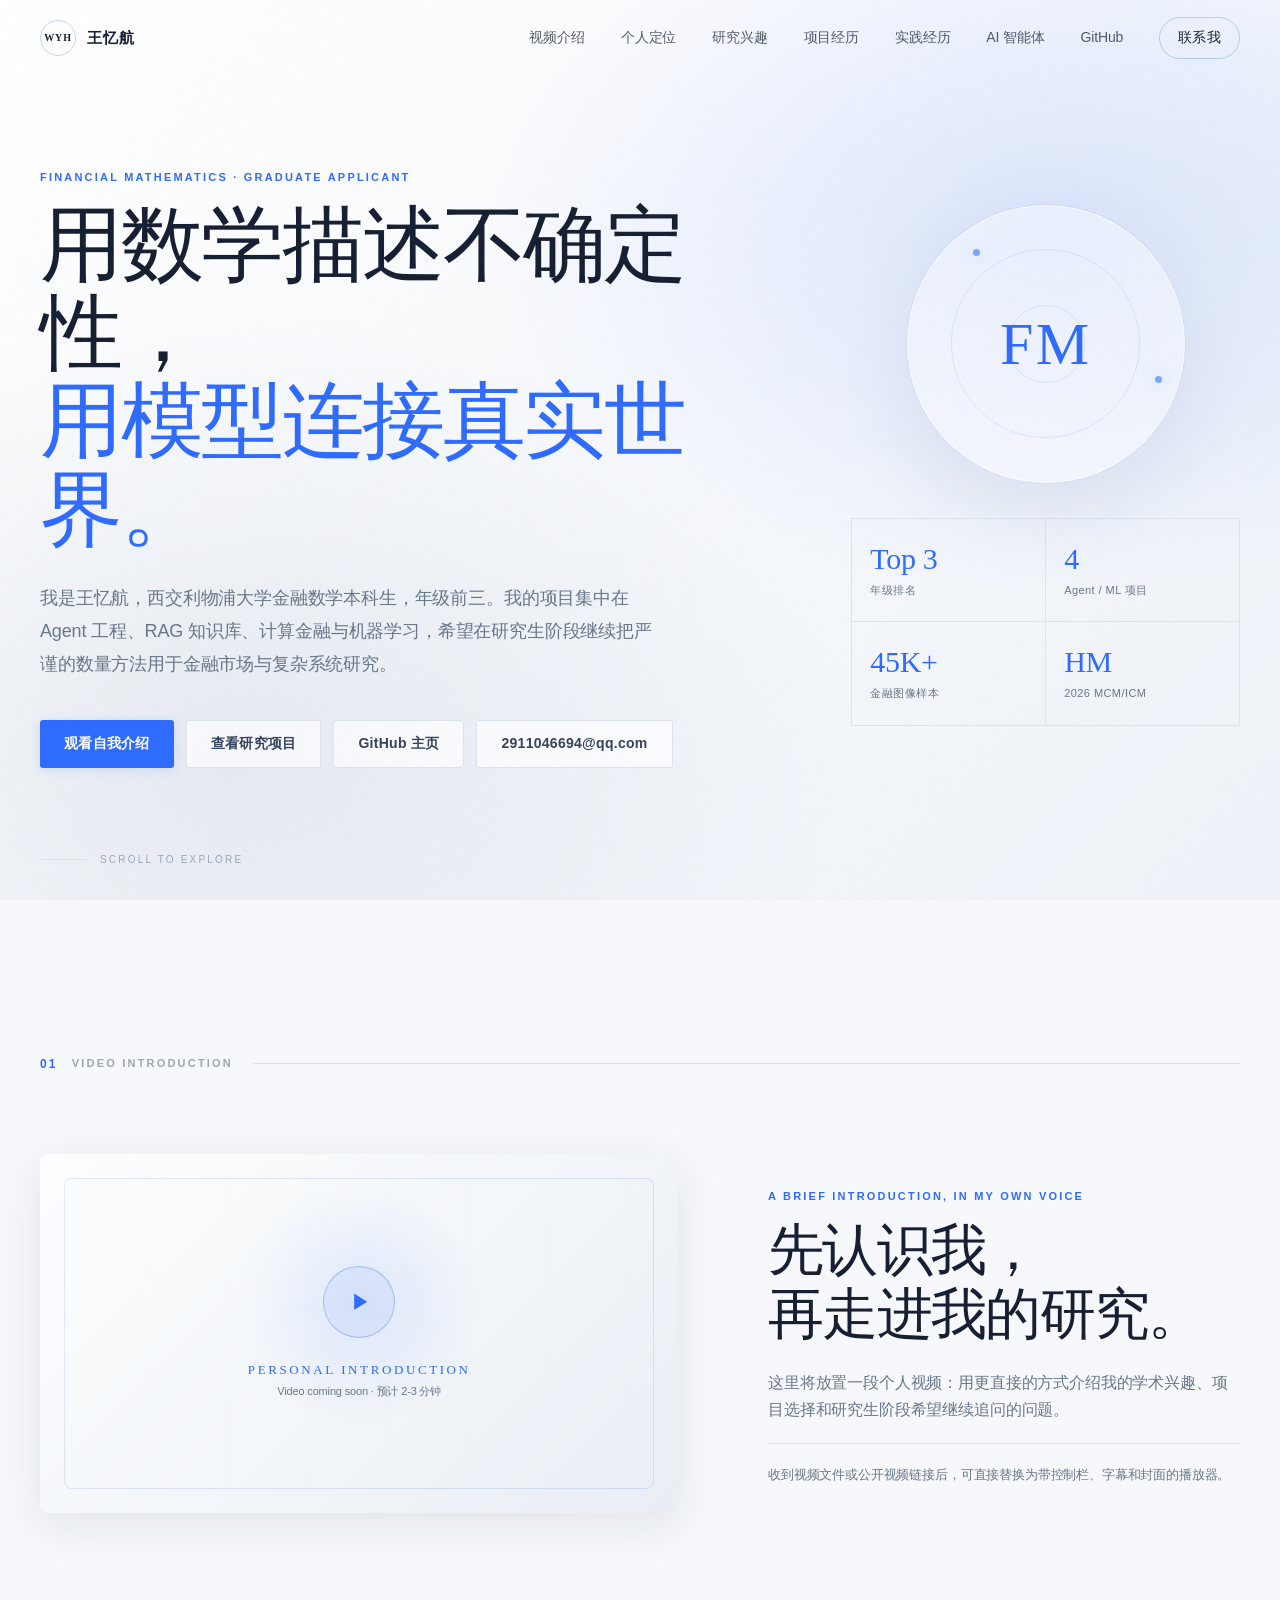
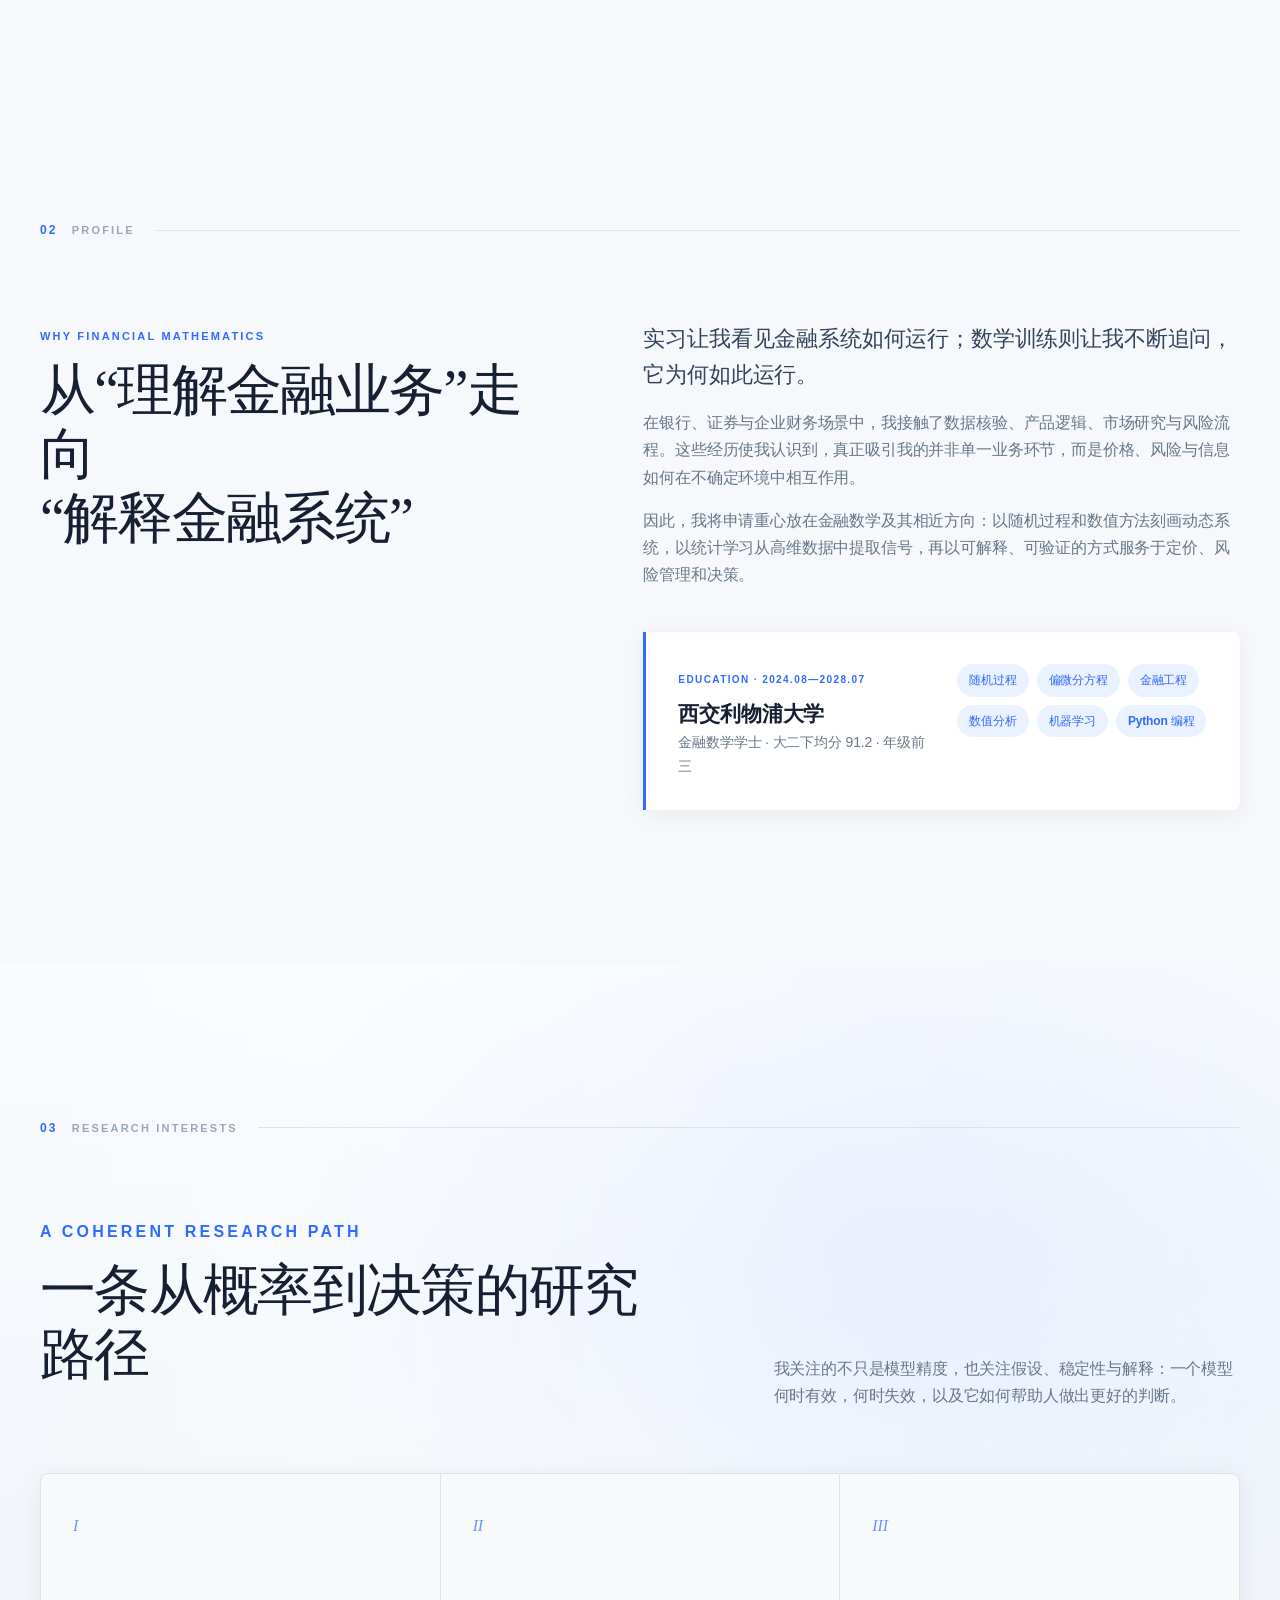
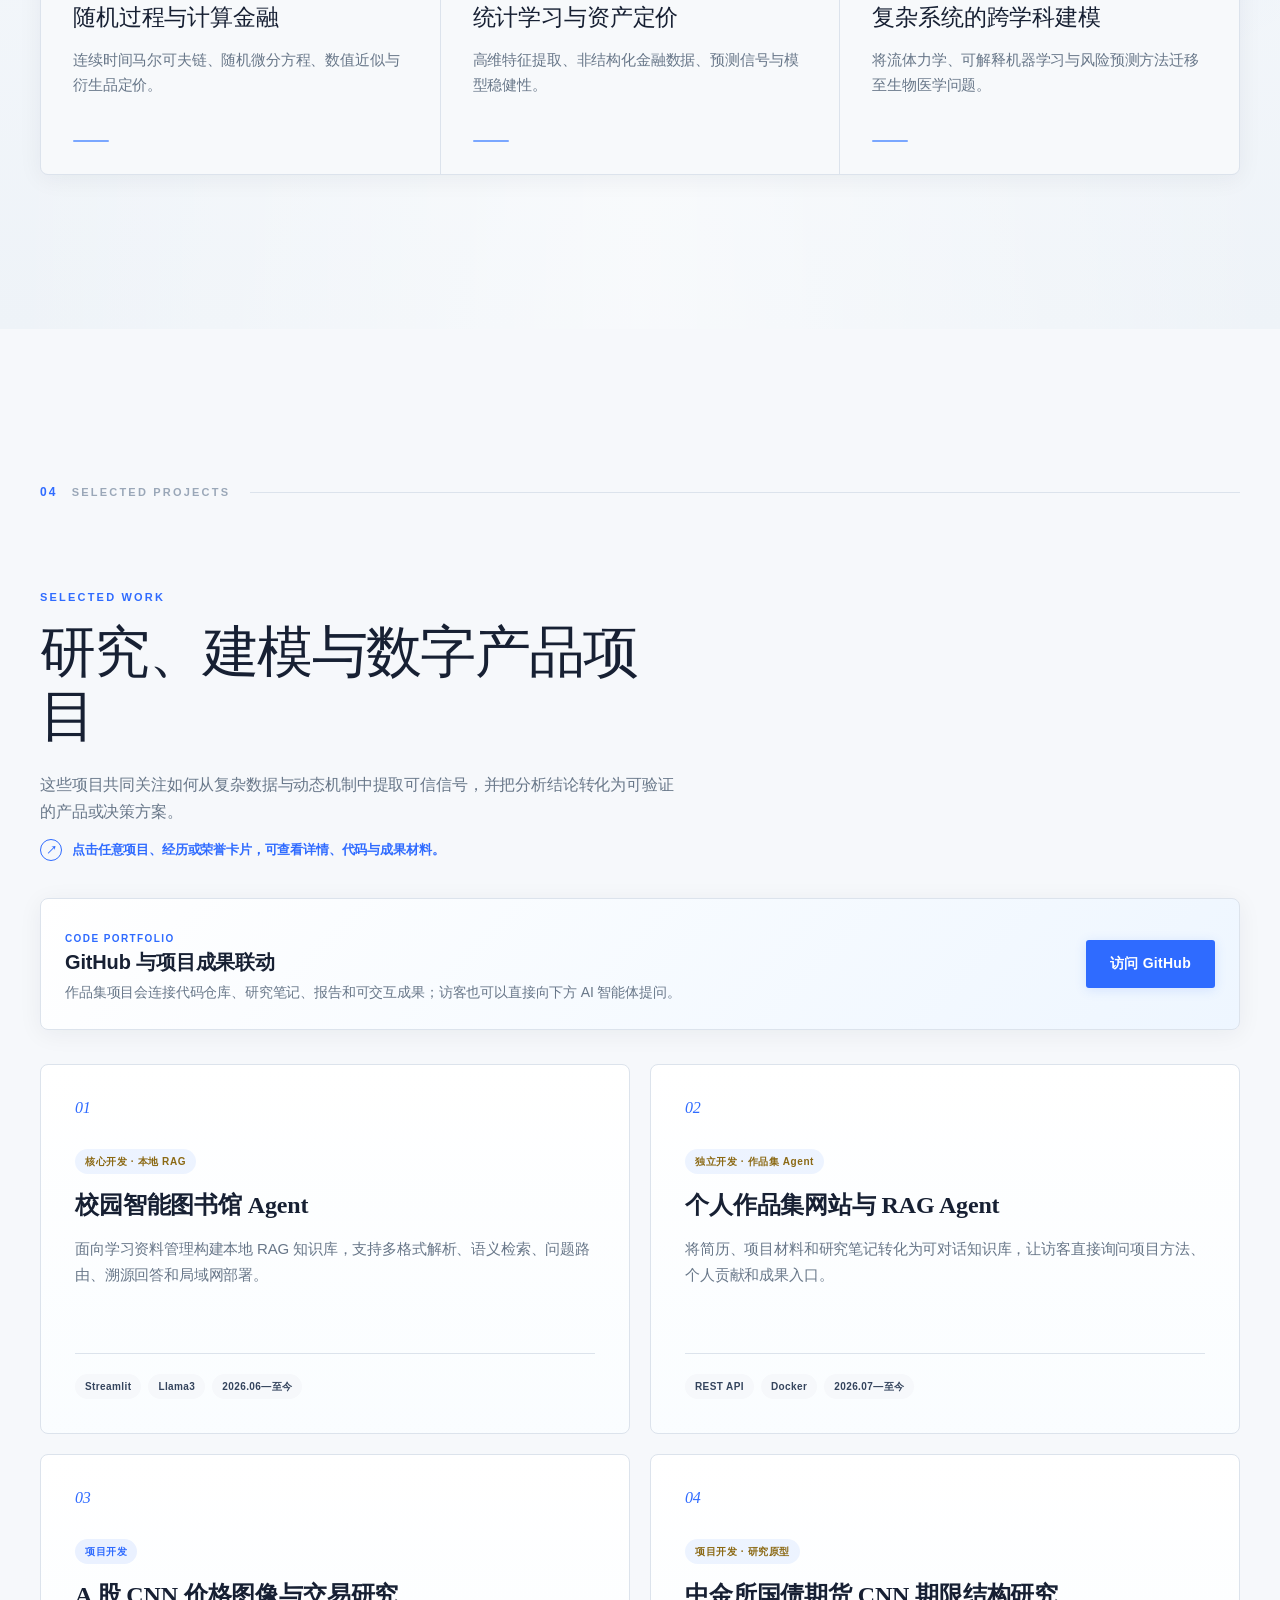
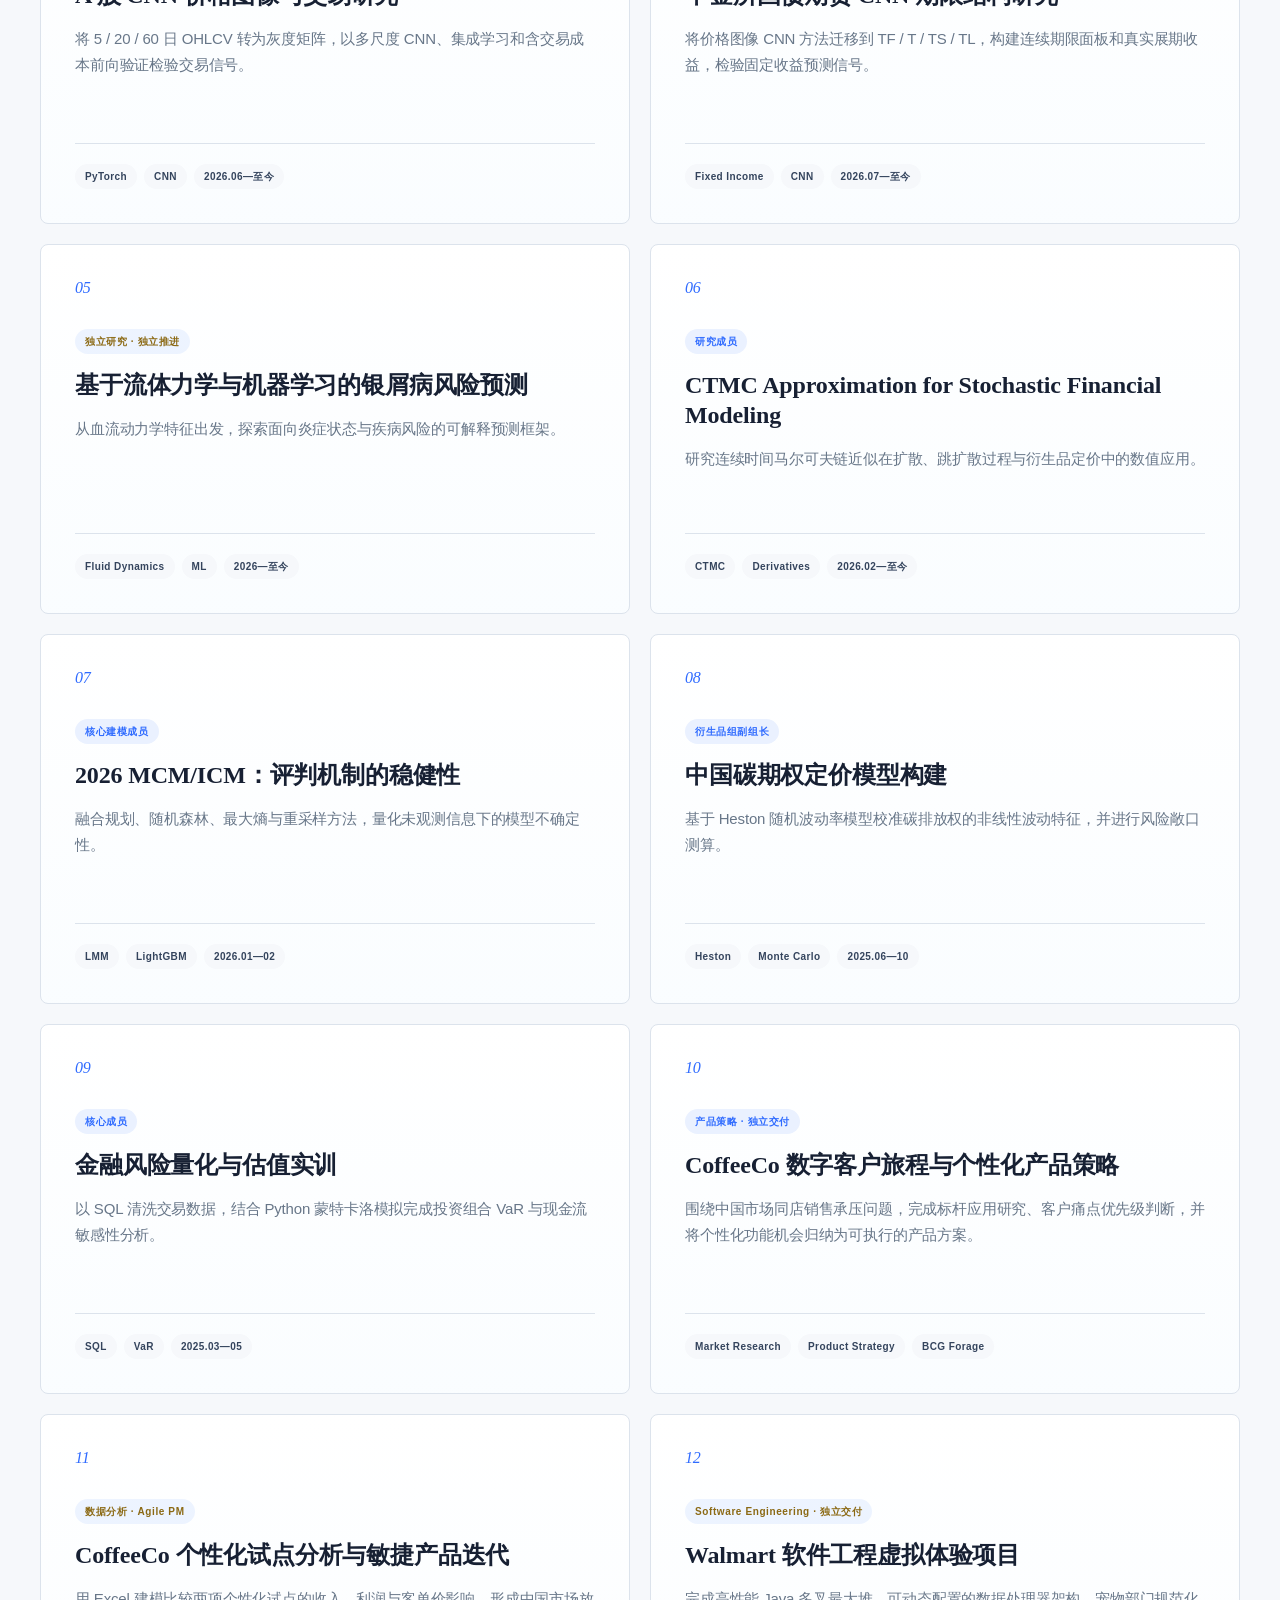
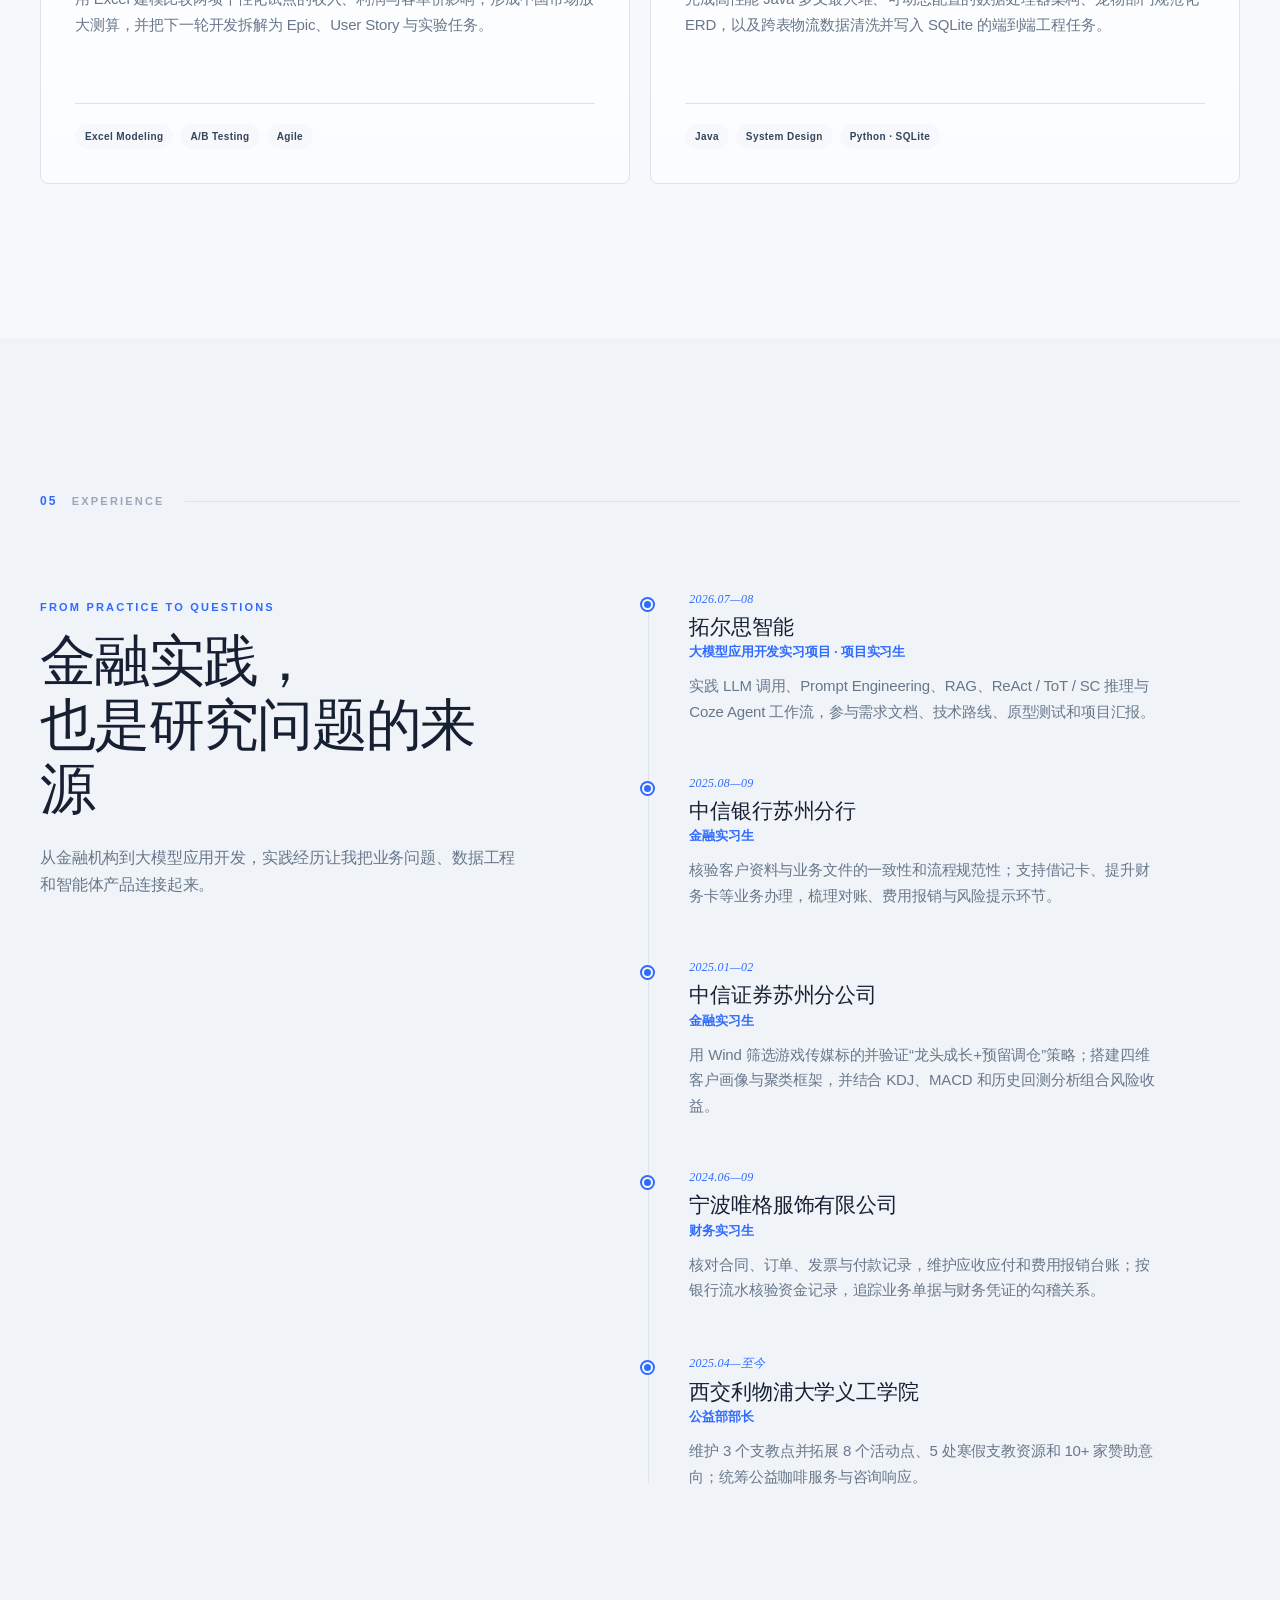
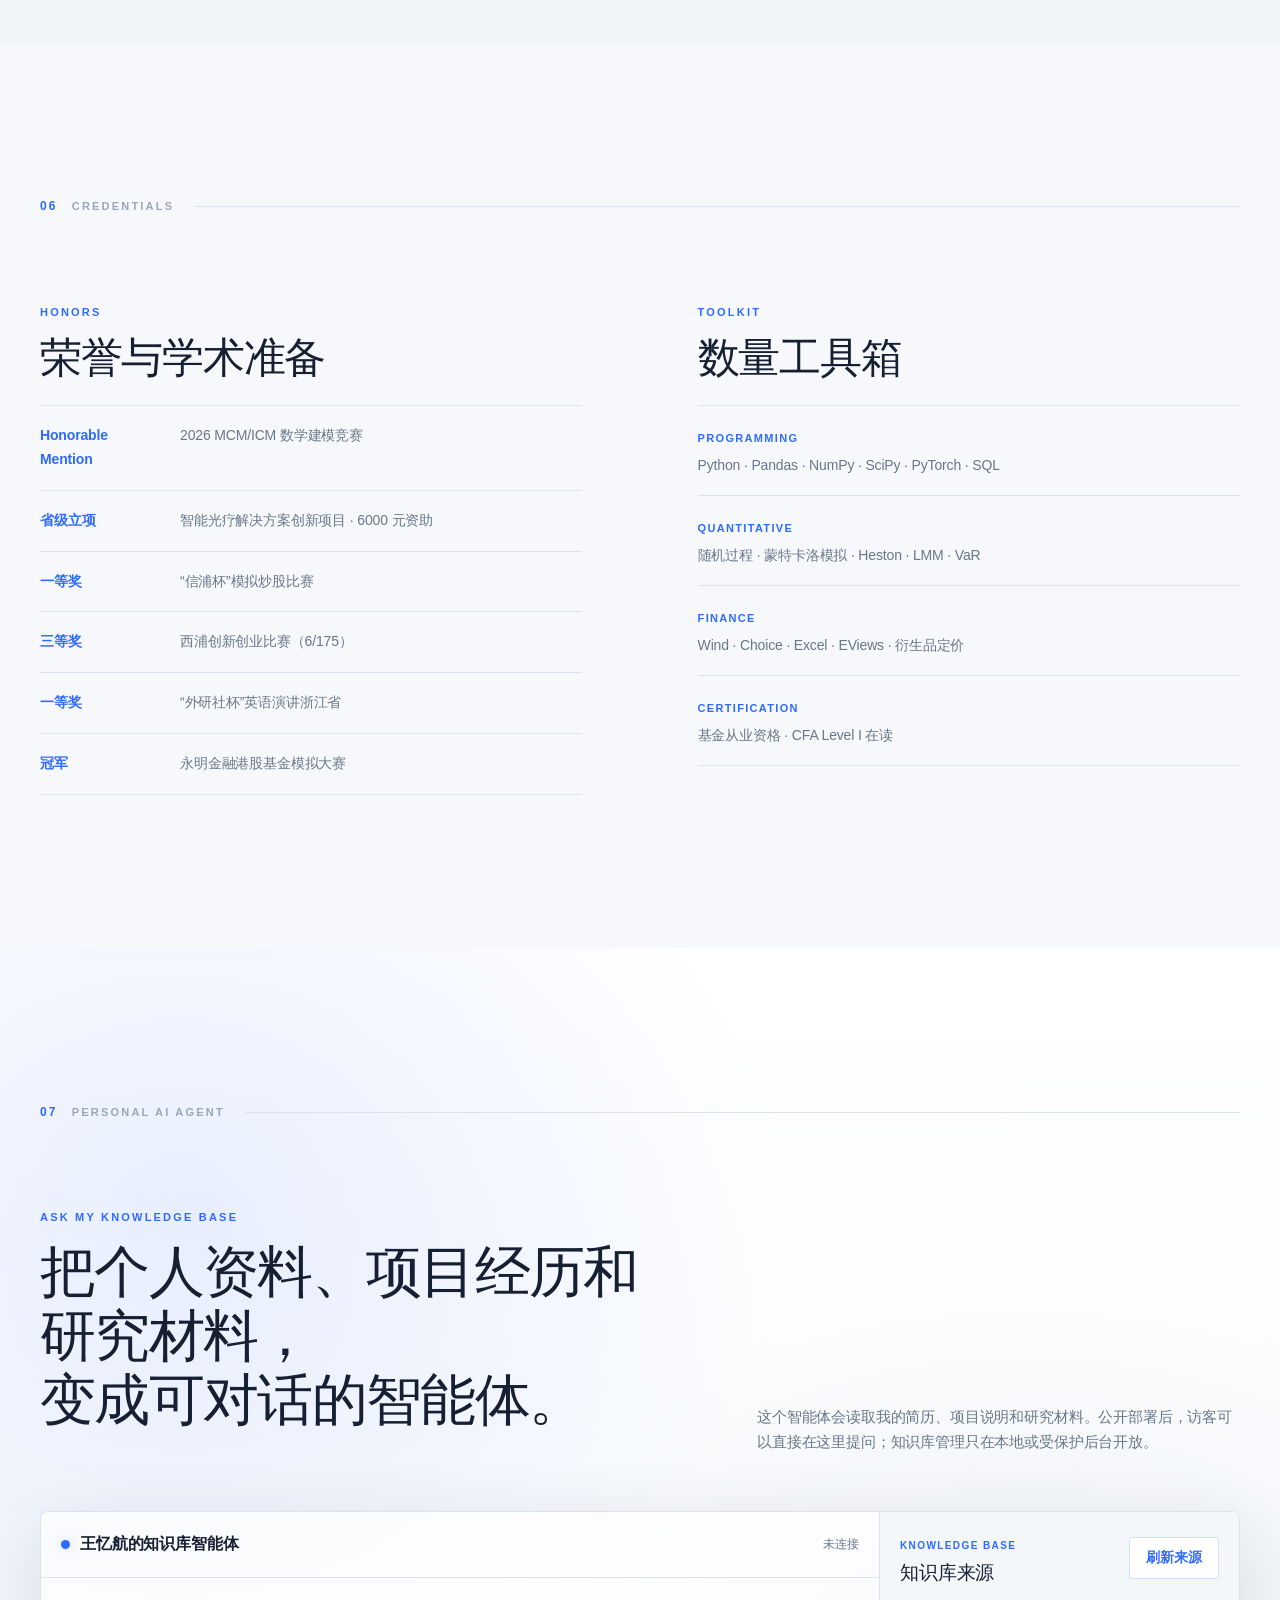
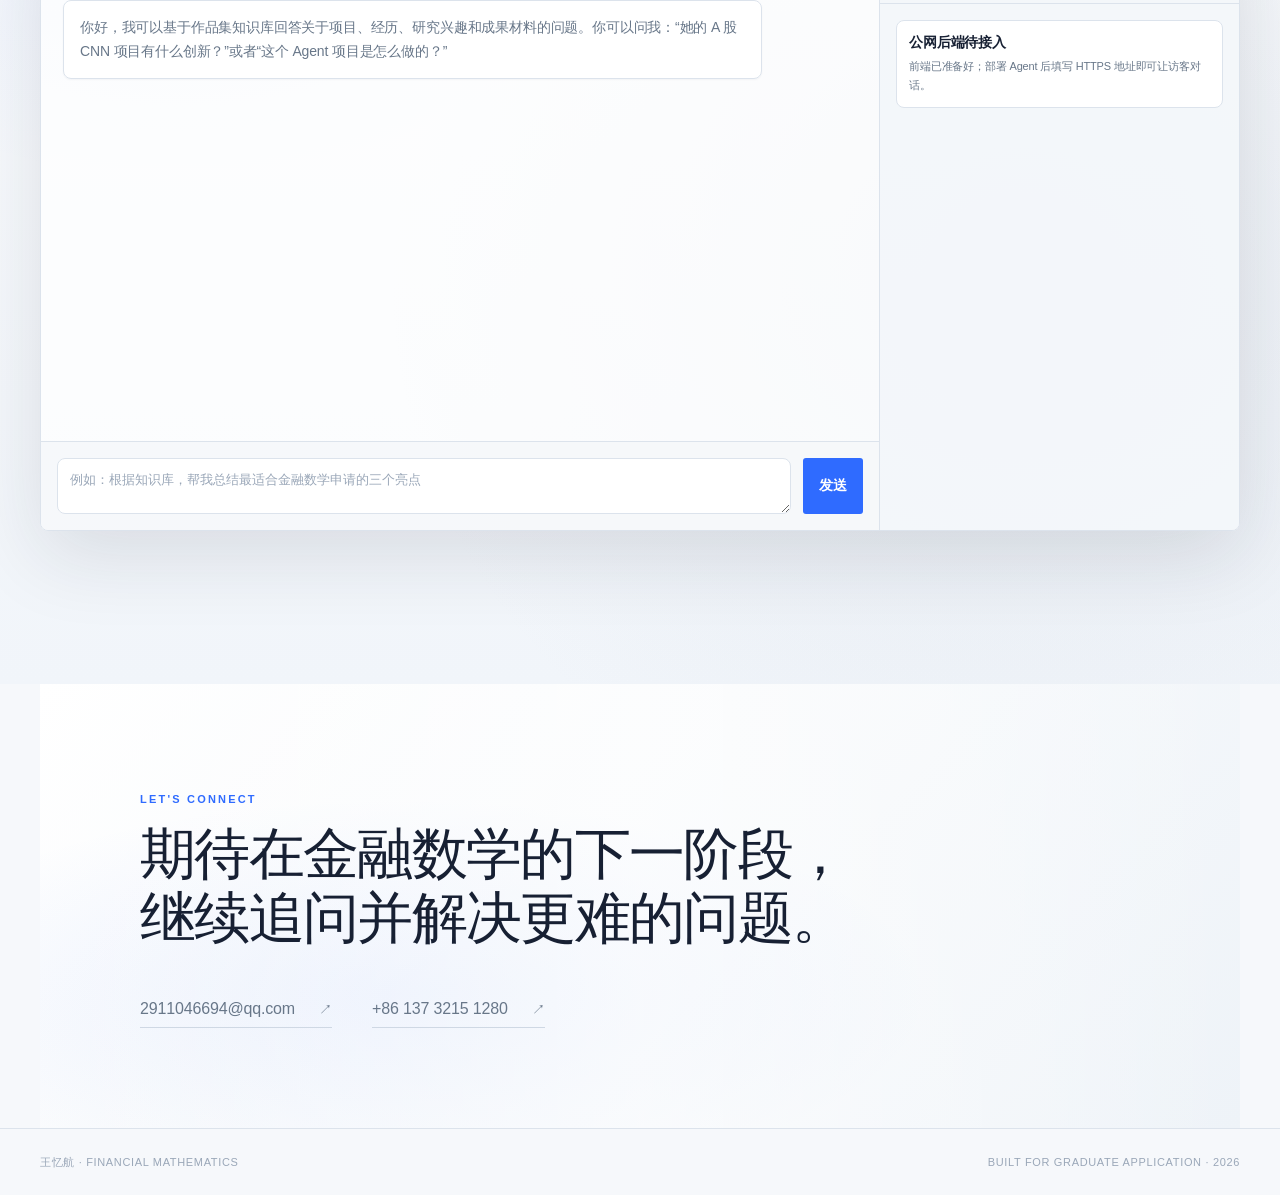
<file: index.html>
<!doctype html>
<html lang="zh-CN">
<head>
  <meta charset="UTF-8">
  <meta name="viewport" content="width=device-width, initial-scale=1.0">
  <meta name="description" content="王忆航的金融数学研究生申请个人主页：随机过程、资产定价、机器学习与跨学科建模。">
  <meta name="theme-color" content="#f6f8fb">
  <title>王忆航｜金融数学申请主页</title>
  <link rel="stylesheet" href="styles.css">
</head>
<body>
  <div class="grain" aria-hidden="true"></div>
  <header class="site-header">
    <a class="brand" href="#top" aria-label="返回首页">
      <span class="brand-mark">WYH</span>
      <span>王忆航</span>
    </a>
    <button class="nav-toggle" type="button" aria-expanded="false" aria-controls="site-nav">
      <span></span><span></span>
      <span class="sr-only">打开导航</span>
    </button>
    <nav id="site-nav" class="site-nav" aria-label="主导航">
      <a href="#video">视频介绍</a>
      <a href="#profile">个人定位</a>
      <a href="#research">研究兴趣</a>
      <a href="#projects">项目经历</a>
      <a href="#experience">实践经历</a>
      <a href="#agent">AI 智能体</a>
      <a href="https://github.com/wusuoweiking123-dotcom" target="_blank" rel="noopener noreferrer">GitHub</a>
      <a class="nav-contact" href="mailto:2911046694@qq.com">联系我</a>
    </nav>
  </header>

  <main id="top">
    <section class="hero">
      <div class="hero-inner section-shell">
        <div class="hero-copy reveal">
          <p class="eyebrow">Financial Mathematics · Graduate Applicant</p>
          <h1>用数学描述不确定性，<br><em>用模型连接真实世界。</em></h1>
          <p class="hero-intro">
            我是王忆航，西交利物浦大学金融数学本科生，年级前三。我的项目集中在 Agent 工程、RAG 知识库、计算金融与机器学习，希望在研究生阶段继续把严谨的数量方法用于金融市场与复杂系统研究。
          </p>
          <div class="hero-actions">
            <a class="button button-primary" href="#video">观看自我介绍</a>
            <a class="button button-ghost" href="#projects">查看研究项目</a>
            <a class="button button-ghost" href="https://github.com/wusuoweiking123-dotcom" target="_blank" rel="noopener noreferrer">GitHub 主页</a>
            <a class="button button-ghost" href="mailto:2911046694@qq.com">2911046694@qq.com</a>
          </div>
        </div>

        <aside class="hero-panel reveal" aria-label="申请概览">
          <div class="orbit" aria-hidden="true">
            <span class="orbit-core">FM</span>
            <span class="orbit-dot orbit-dot-a"></span>
            <span class="orbit-dot orbit-dot-b"></span>
          </div>
          <div class="metric-grid">
            <div><strong>Top 3</strong><span>年级排名</span></div>
            <div><strong>4</strong><span>Agent / ML 项目</span></div>
            <div><strong>45K+</strong><span>金融图像样本</span></div>
            <div><strong>HM</strong><span>2026 MCM/ICM</span></div>
          </div>
        </aside>
      </div>
      <div class="scroll-note" aria-hidden="true"><span></span>Scroll to explore</div>
    </section>

    <section id="video" class="video-intro section-shell section-space">
      <div class="section-label reveal"><span>01</span>Video Introduction</div>
      <div class="video-layout">
        <div class="video-stage reveal interactive-card" data-detail="video-intro" role="button" tabindex="0" aria-label="查看个人视频介绍模块详情">
          <div class="video-placeholder">
            <span class="play-mark">▶</span>
            <div><strong>PERSONAL INTRODUCTION</strong><span>Video coming soon · 预计 2-3 分钟</span></div>
          </div>
        </div>
        <div class="video-copy reveal">
          <p class="eyebrow">A brief introduction, in my own voice</p>
          <h2>先认识我，<br>再走进我的研究。</h2>
          <p>这里将放置一段个人视频：用更直接的方式介绍我的学术兴趣、项目选择和研究生阶段希望继续追问的问题。</p>
          <p class="video-note">收到视频文件或公开视频链接后，可直接替换为带控制栏、字幕和封面的播放器。</p>
        </div>
      </div>
    </section>

    <section id="profile" class="profile section-shell section-space">
      <div class="section-label reveal"><span>02</span>Profile</div>
      <div class="profile-grid">
        <div class="section-heading reveal">
          <p class="eyebrow">Why Financial Mathematics</p>
          <h2>从“理解金融业务”走向<br>“解释金融系统”</h2>
        </div>
        <div class="profile-copy reveal">
          <p class="lead">实习让我看见金融系统如何运行；数学训练则让我不断追问，它为何如此运行。</p>
          <p>在银行、证券与企业财务场景中，我接触了数据核验、产品逻辑、市场研究与风险流程。这些经历使我认识到，真正吸引我的并非单一业务环节，而是价格、风险与信息如何在不确定环境中相互作用。</p>
          <p>因此，我将申请重心放在金融数学及其相近方向：以随机过程和数值方法刻画动态系统，以统计学习从高维数据中提取信号，再以可解释、可验证的方式服务于定价、风险管理和决策。</p>
          <div class="education-card interactive-card" data-detail="education" role="button" tabindex="0" aria-label="查看教育背景详情">
            <div>
              <span class="card-kicker">Education · 2024.08—2028.07</span>
              <h3>西交利物浦大学</h3>
              <p>金融数学学士 · 大二下均分 91.2 · 年级前三</p>
            </div>
            <div class="course-list">
              <span>随机过程</span><span>偏微分方程</span><span>金融工程</span><span>数值分析</span><span>机器学习</span><span>Python 编程</span>
            </div>
          </div>
        </div>
      </div>
    </section>

    <section id="research" class="research section-space">
      <div class="section-shell">
        <div class="section-label reveal"><span>03</span>Research Interests</div>
        <div class="research-header reveal">
          <div>
            <p class="eyebrow">A coherent research path</p>
            <h2>一条从概率到决策的研究路径</h2>
          </div>
          <p>我关注的不只是模型精度，也关注假设、稳定性与解释：一个模型何时有效，何时失效，以及它如何帮助人做出更好的判断。</p>
        </div>
        <div class="interest-grid">
          <article class="interest-card reveal interactive-card" data-detail="research-stochastic" role="button" tabindex="0">
            <span class="interest-index">I</span>
            <h3>随机过程与计算金融</h3>
            <p>连续时间马尔可夫链、随机微分方程、数值近似与衍生品定价。</p>
            <div class="interest-line"></div>
          </article>
          <article class="interest-card reveal interactive-card" data-detail="research-ml" role="button" tabindex="0">
            <span class="interest-index">II</span>
            <h3>统计学习与资产定价</h3>
            <p>高维特征提取、非结构化金融数据、预测信号与模型稳健性。</p>
            <div class="interest-line"></div>
          </article>
          <article class="interest-card reveal interactive-card" data-detail="research-complex" role="button" tabindex="0">
            <span class="interest-index">III</span>
            <h3>复杂系统的跨学科建模</h3>
            <p>将流体力学、可解释机器学习与风险预测方法迁移至生物医学问题。</p>
            <div class="interest-line"></div>
          </article>
        </div>
      </div>
    </section>

    <section id="projects" class="projects section-shell section-space">
      <div class="section-label reveal"><span>04</span>Selected Projects</div>
      <div class="section-heading project-heading reveal">
        <p class="eyebrow">Selected work</p>
        <h2>研究、建模与数字产品项目</h2>
        <p>这些项目共同关注如何从复杂数据与动态机制中提取可信信号，并把分析结论转化为可验证的产品或决策方案。</p>
        <p class="interaction-note"><span>↗</span> 点击任意项目、经历或荣誉卡片，可查看详情、代码与成果材料。</p>
      </div>

      <div class="github-strip reveal">
        <div>
          <span class="card-kicker">Code Portfolio</span>
          <strong>GitHub 与项目成果联动</strong>
          <p>作品集项目会连接代码仓库、研究笔记、报告和可交互成果；访客也可以直接向下方 AI 智能体提问。</p>
        </div>
        <a class="button button-primary" href="https://github.com/wusuoweiking123-dotcom" target="_blank" rel="noopener noreferrer">访问 GitHub</a>
      </div>

      <div class="project-grid">
        <article class="project-card reveal interactive-card" data-detail="library-agent" role="button" tabindex="0">
          <div class="project-number">01</div><span class="ownership ownership-independent">核心开发 · 本地 RAG</span>
          <h3>校园智能图书馆 Agent</h3>
          <p>面向学习资料管理构建本地 RAG 知识库，支持多格式解析、语义检索、问题路由、溯源回答和局域网部署。</p>
          <div class="project-card-footer"><span>Streamlit</span><span>Llama3</span><span>2026.06—至今</span></div>
        </article>
        <article class="project-card reveal interactive-card" data-detail="portfolio-agent" role="button" tabindex="0">
          <div class="project-number">02</div><span class="ownership ownership-independent">独立开发 · 作品集 Agent</span>
          <h3>个人作品集网站与 RAG Agent</h3>
          <p>将简历、项目材料和研究笔记转化为可对话知识库，让访客直接询问项目方法、个人贡献和成果入口。</p>
          <div class="project-card-footer"><span>REST API</span><span>Docker</span><span>2026.07—至今</span></div>
        </article>
        <article class="project-card reveal interactive-card" data-detail="asset-pricing" role="button" tabindex="0">
          <div class="project-number">03</div><span class="ownership">项目开发</span>
          <h3>A 股 CNN 价格图像与交易研究</h3>
          <p>将 5 / 20 / 60 日 OHLCV 转为灰度矩阵，以多尺度 CNN、集成学习和含交易成本前向验证检验交易信号。</p>
          <div class="project-card-footer"><span>PyTorch</span><span>CNN</span><span>2026.06—至今</span></div>
        </article>
        <article class="project-card reveal interactive-card" data-detail="treasury-cnn" role="button" tabindex="0">
          <div class="project-number">04</div><span class="ownership ownership-independent">项目开发 · 研究原型</span>
          <h3>中金所国债期货 CNN 期限结构研究</h3>
          <p>将价格图像 CNN 方法迁移到 TF / T / TS / TL，构建连续期限面板和真实展期收益，检验固定收益预测信号。</p>
          <div class="project-card-footer"><span>Fixed Income</span><span>CNN</span><span>2026.07—至今</span></div>
        </article>
        <article class="project-card reveal interactive-card" data-detail="psoriasis" role="button" tabindex="0">
          <div class="project-number">05</div><span class="ownership ownership-independent">独立研究 · 独立推进</span>
          <h3>基于流体力学与机器学习的银屑病风险预测</h3>
          <p>从血流动力学特征出发，探索面向炎症状态与疾病风险的可解释预测框架。</p>
          <div class="project-card-footer"><span>Fluid Dynamics</span><span>ML</span><span>2026—至今</span></div>
        </article>
        <article class="project-card reveal interactive-card" data-detail="ctmc" role="button" tabindex="0">
          <div class="project-number">06</div><span class="ownership">研究成员</span>
          <h3>CTMC Approximation for Stochastic Financial Modeling</h3>
          <p>研究连续时间马尔可夫链近似在扩散、跳扩散过程与衍生品定价中的数值应用。</p>
          <div class="project-card-footer"><span>CTMC</span><span>Derivatives</span><span>2026.02—至今</span></div>
        </article>
        <article class="project-card reveal interactive-card" data-detail="mcm" role="button" tabindex="0">
          <div class="project-number">07</div><span class="ownership">核心建模成员</span>
          <h3>2026 MCM/ICM：评判机制的稳健性</h3>
          <p>融合规划、随机森林、最大熵与重采样方法，量化未观测信息下的模型不确定性。</p>
          <div class="project-card-footer"><span>LMM</span><span>LightGBM</span><span>2026.01—02</span></div>
        </article>
        <article class="project-card reveal interactive-card" data-detail="carbon-option" role="button" tabindex="0">
          <div class="project-number">08</div><span class="ownership">衍生品组副组长</span>
          <h3>中国碳期权定价模型构建</h3>
          <p>基于 Heston 随机波动率模型校准碳排放权的非线性波动特征，并进行风险敞口测算。</p>
          <div class="project-card-footer"><span>Heston</span><span>Monte Carlo</span><span>2025.06—10</span></div>
        </article>
        <article class="project-card reveal interactive-card" data-detail="var-project" role="button" tabindex="0">
          <div class="project-number">09</div><span class="ownership">核心成员</span>
          <h3>金融风险量化与估值实训</h3>
          <p>以 SQL 清洗交易数据，结合 Python 蒙特卡洛模拟完成投资组合 VaR 与现金流敏感性分析。</p>
          <div class="project-card-footer"><span>SQL</span><span>VaR</span><span>2025.03—05</span></div>
        </article>
        <article class="project-card reveal interactive-card" data-detail="coffeeco-strategy" role="button" tabindex="0">
          <div class="project-number">10</div><span class="ownership">产品策略 · 独立交付</span>
          <h3>CoffeeCo 数字客户旅程与个性化产品策略</h3>
          <p>围绕中国市场同店销售承压问题，完成标杆应用研究、客户痛点优先级判断，并将个性化功能机会归纳为可执行的产品方案。</p>
          <div class="project-card-footer"><span>Market Research</span><span>Product Strategy</span><span>BCG Forage</span></div>
        </article>
        <article class="project-card reveal interactive-card" data-detail="coffeeco-pilot" role="button" tabindex="0">
          <div class="project-number">11</div><span class="ownership ownership-independent">数据分析 · Agile PM</span>
          <h3>CoffeeCo 个性化试点分析与敏捷产品迭代</h3>
          <p>用 Excel 建模比较两项个性化试点的收入、利润与客单价影响，形成中国市场放大测算，并把下一轮开发拆解为 Epic、User Story 与实验任务。</p>
          <div class="project-card-footer"><span>Excel Modeling</span><span>A/B Testing</span><span>Agile</span></div>
        </article>
        <article class="project-card reveal interactive-card" data-detail="walmart-engineering" role="button" tabindex="0">
          <div class="project-number">12</div><span class="ownership ownership-independent">Software Engineering · 独立交付</span>
          <h3>Walmart 软件工程虚拟体验项目</h3>
          <p>完成高性能 Java 多叉最大堆、可动态配置的数据处理器架构、宠物部门规范化 ERD，以及跨表物流数据清洗并写入 SQLite 的端到端工程任务。</p>
          <div class="project-card-footer"><span>Java</span><span>System Design</span><span>Python · SQLite</span></div>
        </article>
      </div>
    </section>

    <section id="experience" class="experience section-space">
      <div class="section-shell">
        <div class="section-label reveal"><span>05</span>Experience</div>
        <div class="experience-grid">
          <div class="section-heading reveal">
            <p class="eyebrow">From practice to questions</p>
            <h2>金融实践，<br>也是研究问题的来源</h2>
            <p>从金融机构到大模型应用开发，实践经历让我把业务问题、数据工程和智能体产品连接起来。</p>
          </div>
          <div class="timeline">
            <article class="timeline-item reveal interactive-card" data-detail="trs-ai" role="button" tabindex="0" aria-label="查看拓尔思智能实习详情">
              <div class="timeline-dot"></div>
              <div class="timeline-date">2026.07—08</div>
              <h3>拓尔思智能</h3>
              <p class="role">大模型应用开发实习项目 · 项目实习生</p>
              <p>实践 LLM 调用、Prompt Engineering、RAG、ReAct / ToT / SC 推理与 Coze Agent 工作流，参与需求文档、技术路线、原型测试和项目汇报。</p>
            </article>
            <article class="timeline-item reveal interactive-card" data-detail="citic-bank" role="button" tabindex="0" aria-label="查看中信银行实习详情">
              <div class="timeline-dot"></div>
              <div class="timeline-date">2025.08—09</div>
              <h3>中信银行苏州分行</h3>
              <p class="role">金融实习生</p>
              <p>核验客户资料与业务文件的一致性和流程规范性；支持借记卡、提升财务卡等业务办理，梳理对账、费用报销与风险提示环节。</p>
            </article>
            <article class="timeline-item reveal interactive-card" data-detail="citic-securities" role="button" tabindex="0" aria-label="查看中信证券实习详情">
              <div class="timeline-dot"></div>
              <div class="timeline-date">2025.01—02</div>
              <h3>中信证券苏州分公司</h3>
              <p class="role">金融实习生</p>
              <p>用 Wind 筛选游戏传媒标的并验证“龙头成长+预留调仓”策略；搭建四维客户画像与聚类框架，并结合 KDJ、MACD 和历史回测分析组合风险收益。</p>
            </article>
            <article class="timeline-item reveal interactive-card" data-detail="weige" role="button" tabindex="0" aria-label="查看财务实习详情">
              <div class="timeline-dot"></div>
              <div class="timeline-date">2024.06—09</div>
              <h3>宁波唯格服饰有限公司</h3>
              <p class="role">财务实习生</p>
              <p>核对合同、订单、发票与付款记录，维护应收应付和费用报销台账；按银行流水核验资金记录，追踪业务单据与财务凭证的勾稽关系。</p>
            </article>
            <article class="timeline-item reveal interactive-card" data-detail="campus-leadership" role="button" tabindex="0" aria-label="查看校园领导力经历详情">
              <div class="timeline-dot"></div>
              <div class="timeline-date">2025.04—至今</div>
              <h3>西交利物浦大学义工学院</h3>
              <p class="role">公益部部长</p>
              <p>维护 3 个支教点并拓展 8 个活动点、5 处寒假支教资源和 10+ 家赞助意向；统筹公益咖啡服务与咨询响应。</p>
            </article>
          </div>
        </div>
      </div>
    </section>

    <section class="credentials section-shell section-space">
      <div class="section-label reveal"><span>06</span>Credentials</div>
      <div class="credentials-grid">
        <div class="credential-block reveal">
          <p class="eyebrow">Honors</p>
          <h2>荣誉与学术准备</h2>
          <ul class="clean-list">
            <li class="interactive-card" data-detail="mcm-award" role="button" tabindex="0"><strong>Honorable Mention</strong><span>2026 MCM/ICM 数学建模竞赛</span></li>
            <li class="interactive-card" data-detail="phototherapy" role="button" tabindex="0"><strong>省级立项</strong><span>智能光疗解决方案创新项目 · 6000 元资助</span></li>
            <li class="interactive-card" data-detail="stock-award" role="button" tabindex="0"><strong>一等奖</strong><span>“信浦杯”模拟炒股比赛</span></li>
            <li class="interactive-card" data-detail="innovation-award" role="button" tabindex="0"><strong>三等奖</strong><span>西浦创新创业比赛（6/175）</span></li>
            <li class="interactive-card" data-detail="english-award" role="button" tabindex="0"><strong>一等奖</strong><span>“外研社杯”英语演讲浙江省</span></li>
            <li class="interactive-card" data-detail="fund-award" role="button" tabindex="0"><strong>冠军</strong><span>永明金融港股基金模拟大赛</span></li>
          </ul>
        </div>
        <div class="credential-block reveal">
          <p class="eyebrow">Toolkit</p>
          <h2>数量工具箱</h2>
          <div class="skill-groups">
            <div class="interactive-card" data-detail="skills-programming" role="button" tabindex="0"><span>Programming</span><p>Python · Pandas · NumPy · SciPy · PyTorch · SQL</p></div>
            <div class="interactive-card" data-detail="skills-quant" role="button" tabindex="0"><span>Quantitative</span><p>随机过程 · 蒙特卡洛模拟 · Heston · LMM · VaR</p></div>
            <div class="interactive-card" data-detail="skills-finance" role="button" tabindex="0"><span>Finance</span><p>Wind · Choice · Excel · EViews · 衍生品定价</p></div>
            <div class="interactive-card" data-detail="certifications" role="button" tabindex="0"><span>Certification</span><p>基金从业资格 · CFA Level I 在读</p></div>
          </div>
        </div>
      </div>
    </section>

    <section id="agent" class="agent-lab section-space">
      <div class="section-shell">
        <div class="section-label reveal"><span>07</span>Personal AI Agent</div>
        <div class="agent-header reveal">
          <div>
            <p class="eyebrow">Ask my knowledge base</p>
            <h2>把个人资料、项目经历和研究材料，<br>变成可对话的智能体。</h2>
          </div>
          <p>这个智能体会读取我的简历、项目说明和研究材料。公开部署后，访客可以直接在这里提问；知识库管理只在本地或受保护后台开放。</p>
        </div>

        <div class="agent-console reveal" aria-label="个人知识库智能体">
          <div class="agent-chat">
            <div class="agent-toolbar">
              <div>
                <span class="agent-dot" aria-hidden="true"></span>
                <strong>王忆航的知识库智能体</strong>
              </div>
              <span id="agent-status">检查连接中</span>
            </div>
            <div class="agent-messages" id="agent-messages" aria-live="polite">
              <article class="agent-message assistant">
                <p>你好，我可以基于作品集知识库回答关于项目、经历、研究兴趣和成果材料的问题。你可以问我：“她的 A 股 CNN 项目有什么创新？”或者“这个 Agent 项目是怎么做的？”</p>
              </article>
            </div>
            <form class="agent-composer" id="agent-chat-form">
              <textarea id="agent-question" rows="2" placeholder="例如：根据知识库，帮我总结最适合金融数学申请的三个亮点"></textarea>
              <button type="submit">发送</button>
            </form>
          </div>

          <aside class="agent-knowledge">
            <div class="agent-knowledge-head">
              <div>
                <span class="card-kicker">Knowledge Base</span>
                <h3>知识库来源</h3>
              </div>
              <button class="agent-secondary" id="agent-refresh-docs" type="button">刷新</button>
            </div>
            <form class="agent-doc-form" id="agent-doc-form">
              <label>
                标题
                <input id="agent-doc-title" type="text" placeholder="例如：个人简历 / 项目报告 / 推荐信素材">
              </label>
              <label>
                内容
                <textarea id="agent-doc-content" rows="7" placeholder="粘贴文本、Markdown、网页正文或会议记录"></textarea>
              </label>
              <label class="agent-file-input">
                <span>导入本地文本文件</span>
                <input id="agent-doc-file" type="file" accept=".txt,.md,.csv,.json">
              </label>
              <button type="submit">加入知识库</button>
            </form>
            <div class="agent-doc-list" id="agent-doc-list"></div>
          </aside>
        </div>
      </div>
    </section>

    <section class="contact section-shell section-space reveal">
      <p class="eyebrow">Let's connect</p>
      <h2>期待在金融数学的下一阶段，<br>继续追问并解决更难的问题。</h2>
      <div class="contact-row">
        <a href="mailto:2911046694@qq.com">2911046694@qq.com <span>↗</span></a>
        <a href="tel:+8613732151280">+86 137 3215 1280 <span>↗</span></a>
      </div>
    </section>
  </main>

  <footer class="site-footer">
    <span>王忆航 · Financial Mathematics</span>
    <span>Built for graduate application · <span id="year"></span></span>
  </footer>

  <dialog class="detail-dialog" id="detail-dialog" aria-labelledby="detail-title">
    <button class="dialog-close" type="button" aria-label="关闭详情">×</button>
    <div class="dialog-content">
      <p class="eyebrow" id="detail-kicker"></p>
      <h2 id="detail-title"></h2>
      <div class="dialog-copy" id="detail-copy"></div>
      <div class="dialog-actions">
        <div class="material-links" id="material-links"></div>
        <span class="material-pending" id="material-pending">材料链接待补充</span>
      </div>
    </div>
  </dialog>

  <script src="agent-config.js?v=20260804-agent"></script>
  <script src="script.js?v=20260804-agent"></script>
</body>
</html>
</file>
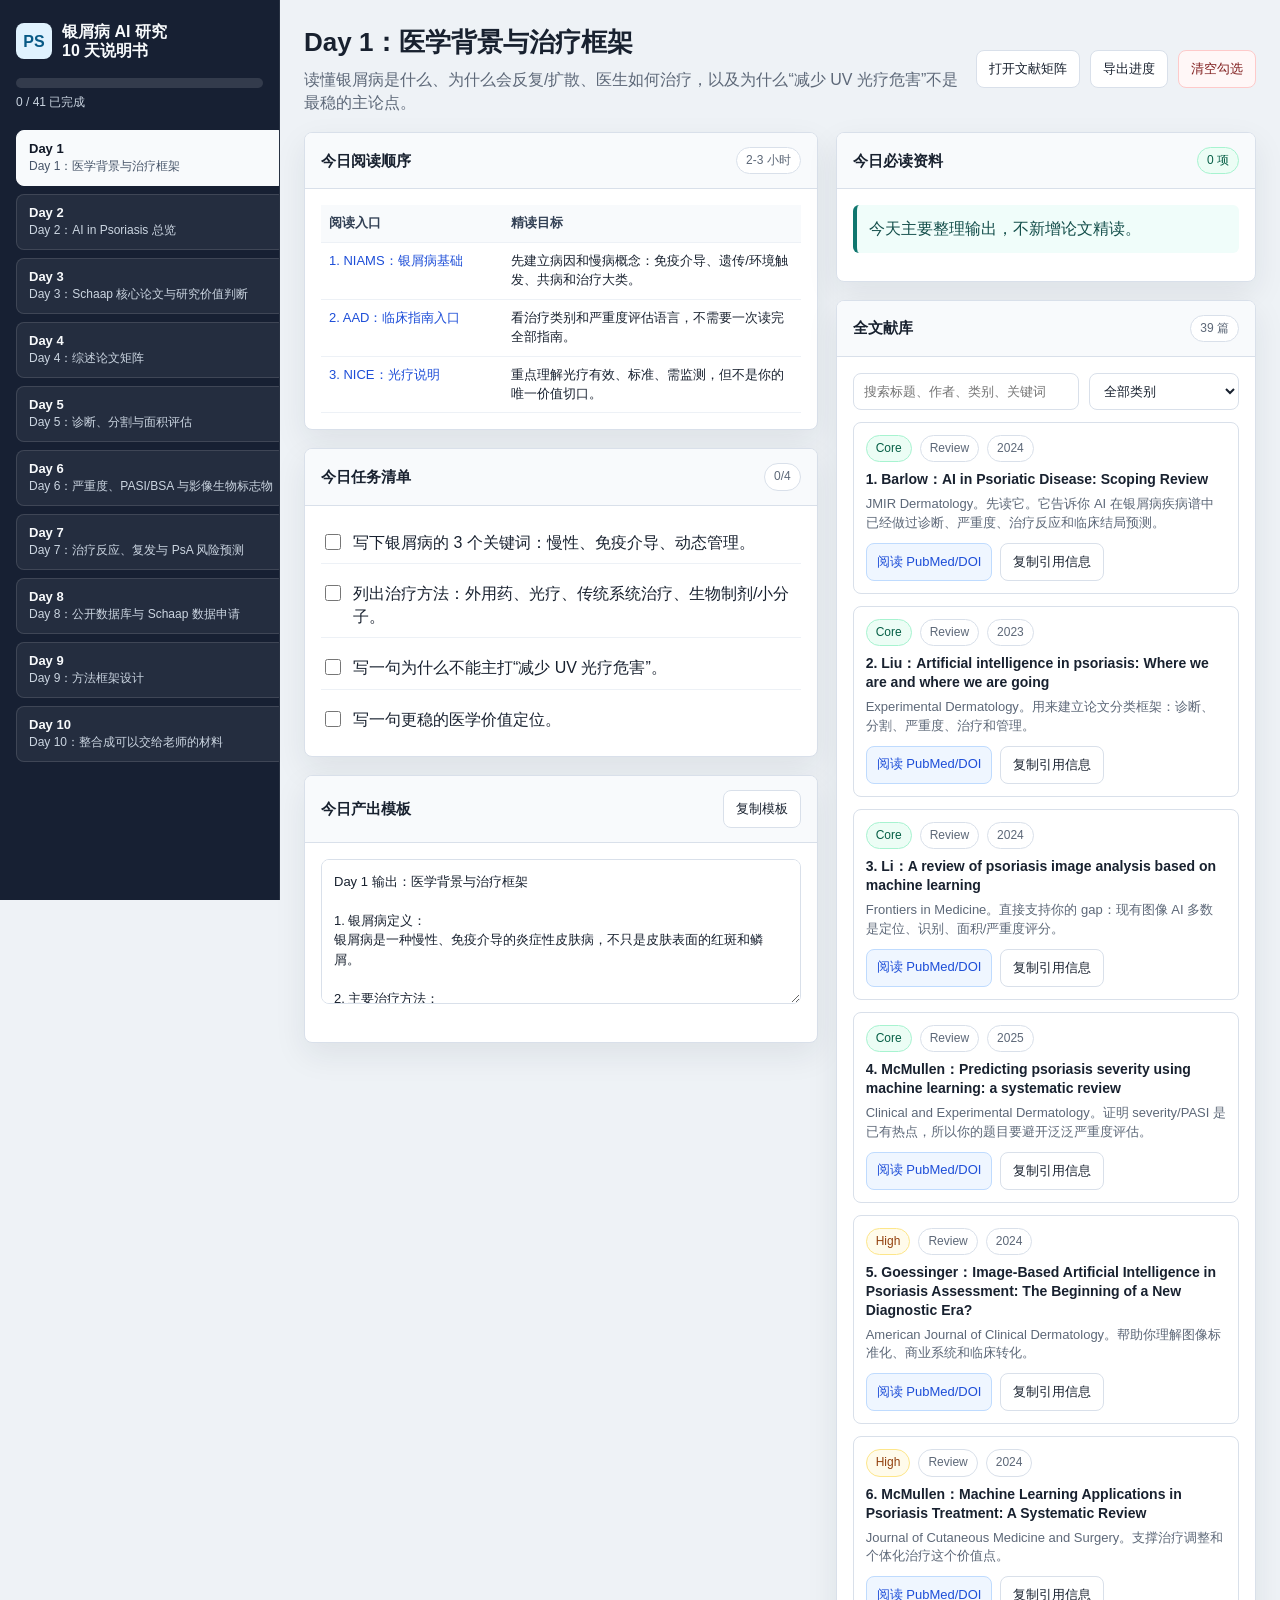
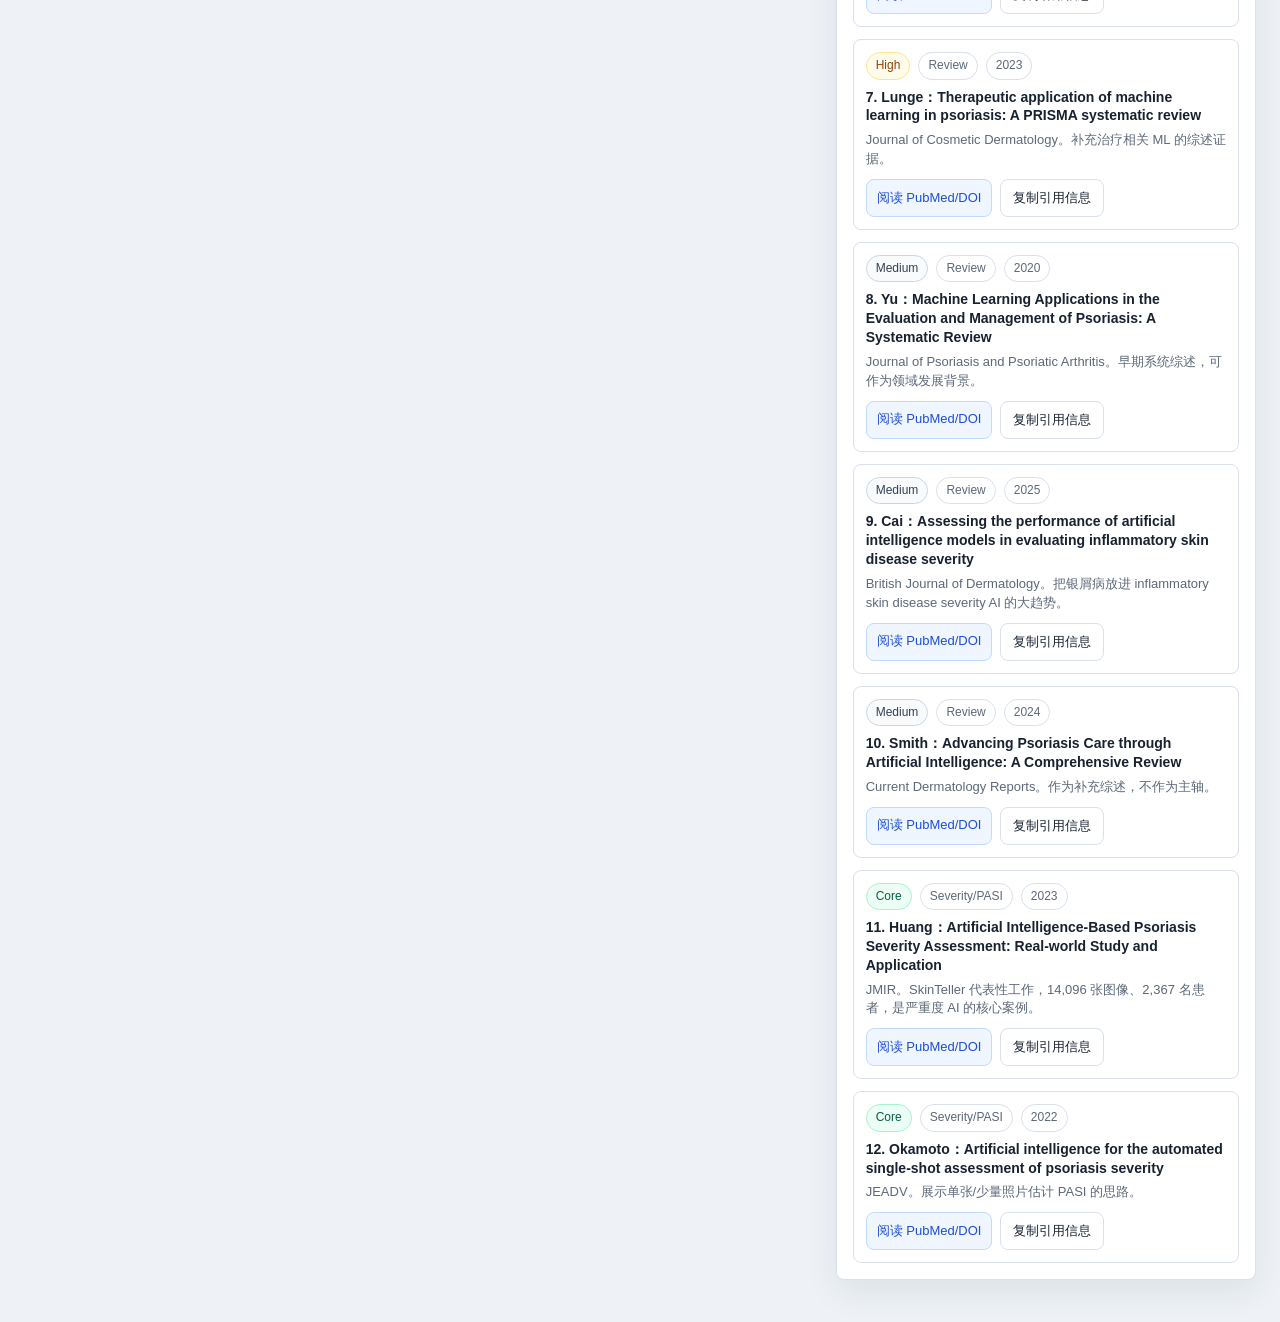
<file: psoriasis_ai_stage1/psoriasis_ai_10_day_interactive_guide.html>
<!doctype html>
<html lang="zh-CN">
<head>
  <meta charset="utf-8" />
  <meta name="viewport" content="width=device-width, initial-scale=1" />
  <title>银屑病 AI 研究 10 天交互式说明书</title>
  <style>
    :root {
      --ink: #18212f;
      --muted: #5d6878;
      --line: #d9e0ea;
      --panel: #ffffff;
      --soft: #f5f7fa;
      --teal: #0f766e;
      --blue: #1d4ed8;
      --amber: #b45309;
      --rose: #be123c;
      --green: #166534;
      --shadow: 0 12px 32px rgba(24, 33, 47, 0.08);
    }

    * { box-sizing: border-box; }

    body {
      margin: 0;
      font-family: Arial, "PingFang SC", "Microsoft YaHei", sans-serif;
      color: var(--ink);
      background: #eef2f6;
      line-height: 1.45;
    }

    a { color: var(--blue); text-decoration: none; }
    a:hover { text-decoration: underline; }

    .app {
      min-height: 100vh;
      display: grid;
      grid-template-columns: 280px minmax(0, 1fr);
    }

    aside {
      position: sticky;
      top: 0;
      height: 100vh;
      overflow: auto;
      background: #172033;
      color: #f8fafc;
      padding: 22px 16px;
      border-right: 1px solid rgba(255,255,255,0.08);
    }

    .brand {
      display: flex;
      align-items: center;
      gap: 10px;
      margin-bottom: 18px;
    }

    .mark {
      width: 36px;
      height: 36px;
      display: grid;
      place-items: center;
      border-radius: 8px;
      background: #e0f2fe;
      color: #075985;
      font-weight: 800;
    }

    .brand h1 {
      font-size: 16px;
      line-height: 1.2;
      margin: 0;
      letter-spacing: 0;
    }

    .progress-shell {
      background: rgba(255,255,255,0.12);
      border-radius: 999px;
      height: 10px;
      margin: 10px 0 6px;
      overflow: hidden;
    }

    .progress-bar {
      height: 100%;
      width: 0%;
      background: #22c55e;
      transition: width 0.2s ease;
    }

    .progress-label {
      color: #cbd5e1;
      font-size: 12px;
      margin-bottom: 18px;
    }

    .day-list {
      display: grid;
      gap: 8px;
    }

    .day-btn {
      width: 100%;
      border: 1px solid rgba(255,255,255,0.12);
      background: rgba(255,255,255,0.06);
      color: #f8fafc;
      text-align: left;
      padding: 10px 12px;
      border-radius: 8px;
      cursor: pointer;
      font-size: 13px;
    }

    .day-btn strong {
      display: block;
      font-size: 13px;
      margin-bottom: 2px;
    }

    .day-btn span {
      color: #cbd5e1;
      font-size: 12px;
    }

    .day-btn.active {
      background: #f8fafc;
      color: #111827;
      border-color: #f8fafc;
    }

    .day-btn.active span { color: #475569; }

    main {
      min-width: 0;
      padding: 24px;
    }

    .topbar {
      display: grid;
      grid-template-columns: minmax(0, 1fr) auto;
      gap: 16px;
      align-items: center;
      margin-bottom: 18px;
    }

    .title-block h2 {
      margin: 0 0 6px;
      font-size: 26px;
      letter-spacing: 0;
    }

    .title-block p {
      margin: 0;
      color: var(--muted);
      max-width: 920px;
    }

    .utility {
      display: flex;
      gap: 10px;
      align-items: center;
      flex-wrap: wrap;
      justify-content: flex-end;
    }

    button, .open-link {
      border: 1px solid var(--line);
      background: #fff;
      color: var(--ink);
      border-radius: 8px;
      padding: 9px 12px;
      font-size: 13px;
      cursor: pointer;
      text-decoration: none;
      white-space: nowrap;
    }

    button.primary {
      background: var(--teal);
      border-color: var(--teal);
      color: #fff;
    }

    button.warn {
      color: #7f1d1d;
      border-color: #fecaca;
      background: #fff7f7;
    }

    .layout {
      display: grid;
      grid-template-columns: minmax(0, 1.1fr) minmax(360px, 0.9fr);
      gap: 18px;
      align-items: start;
    }

    .section {
      background: var(--panel);
      border: 1px solid var(--line);
      border-radius: 8px;
      box-shadow: var(--shadow);
      margin-bottom: 18px;
      overflow: hidden;
    }

    .section-head {
      padding: 14px 16px;
      border-bottom: 1px solid var(--line);
      background: #f8fafc;
      display: flex;
      align-items: center;
      justify-content: space-between;
      gap: 10px;
    }

    .section-head h3 {
      margin: 0;
      font-size: 15px;
    }

    .section-body {
      padding: 16px;
    }

    .pill {
      display: inline-flex;
      align-items: center;
      border-radius: 999px;
      padding: 4px 9px;
      font-size: 12px;
      border: 1px solid var(--line);
      color: var(--muted);
      background: #fff;
    }

    .pill.core { color: #065f46; border-color: #a7f3d0; background: #ecfdf5; }
    .pill.high { color: #92400e; border-color: #fde68a; background: #fffbeb; }
    .pill.medium { color: #334155; border-color: #cbd5e1; background: #f8fafc; }

    .checklist {
      display: grid;
      gap: 9px;
    }

    .check-item {
      display: grid;
      grid-template-columns: 22px minmax(0, 1fr);
      gap: 10px;
      align-items: start;
      padding: 9px 0;
      border-bottom: 1px solid #edf1f6;
    }

    .check-item:last-child { border-bottom: 0; }

    .check-item input {
      margin-top: 3px;
      width: 16px;
      height: 16px;
      accent-color: var(--teal);
    }

    .check-item label {
      cursor: pointer;
    }

    .output-box {
      width: 100%;
      min-height: 145px;
      border: 1px solid var(--line);
      border-radius: 8px;
      padding: 12px;
      resize: vertical;
      font: 13px/1.5 Arial, "PingFang SC", "Microsoft YaHei", sans-serif;
      color: var(--ink);
      background: #fff;
    }

    .paper-grid {
      display: grid;
      gap: 12px;
    }

    .paper {
      border: 1px solid var(--line);
      border-radius: 8px;
      padding: 12px;
      background: #fff;
    }

    .paper-top {
      display: flex;
      gap: 8px;
      align-items: center;
      flex-wrap: wrap;
      margin-bottom: 8px;
    }

    .paper h4 {
      font-size: 14px;
      margin: 0 0 6px;
      line-height: 1.35;
    }

    .paper p {
      color: var(--muted);
      font-size: 13px;
      margin: 0 0 10px;
    }

    .paper-actions {
      display: flex;
      gap: 8px;
      flex-wrap: wrap;
    }

    .read-link {
      display: inline-flex;
      align-items: center;
      border-radius: 8px;
      padding: 8px 10px;
      background: #eff6ff;
      color: #1d4ed8;
      border: 1px solid #bfdbfe;
      font-size: 13px;
      text-decoration: none;
    }

    .source-link {
      display: inline-flex;
      align-items: center;
      border-radius: 8px;
      padding: 8px 10px;
      background: #f8fafc;
      color: #334155;
      border: 1px solid var(--line);
      font-size: 13px;
      text-decoration: none;
    }

    .search-row {
      display: grid;
      grid-template-columns: minmax(0, 1fr) 150px;
      gap: 10px;
    }

    input[type="search"], select {
      width: 100%;
      border: 1px solid var(--line);
      border-radius: 8px;
      padding: 9px 10px;
      font-size: 13px;
      color: var(--ink);
      background: #fff;
    }

    .mini-table {
      width: 100%;
      border-collapse: collapse;
      font-size: 13px;
    }

    .mini-table th, .mini-table td {
      border-bottom: 1px solid #edf1f6;
      text-align: left;
      padding: 9px 8px;
      vertical-align: top;
    }

    .mini-table th {
      color: #334155;
      background: #f8fafc;
    }

    .callout {
      border-left: 4px solid var(--teal);
      background: #f0fdfa;
      padding: 12px;
      border-radius: 6px;
      color: #134e4a;
      margin-bottom: 12px;
    }

    .warning {
      border-left-color: var(--amber);
      background: #fffbeb;
      color: #78350f;
    }

    .copy-status {
      color: var(--green);
      font-size: 12px;
      min-height: 16px;
    }

    @media (max-width: 1050px) {
      .app { grid-template-columns: 1fr; }
      aside {
        position: static;
        height: auto;
      }
      .day-list {
        grid-template-columns: repeat(2, minmax(0, 1fr));
      }
      .layout {
        grid-template-columns: 1fr;
      }
      .topbar {
        grid-template-columns: 1fr;
      }
      .utility {
        justify-content: flex-start;
      }
    }

    @media (max-width: 680px) {
      main { padding: 14px; }
      .day-list { grid-template-columns: 1fr; }
      .search-row { grid-template-columns: 1fr; }
      .title-block h2 { font-size: 22px; }
    }
  </style>
</head>
<body>
  <div class="app">
    <aside>
      <div class="brand">
        <div class="mark">PS</div>
        <h1>银屑病 AI 研究<br>10 天说明书</h1>
      </div>
      <div class="progress-shell"><div class="progress-bar" id="progressBar"></div></div>
      <div class="progress-label" id="progressLabel">0 / 0 已完成</div>
      <div class="day-list" id="dayList"></div>
    </aside>

    <main>
      <div class="topbar">
        <div class="title-block">
          <h2 id="dayTitle"></h2>
          <p id="dayGoal"></p>
        </div>
        <div class="utility">
          <a class="open-link" href="../outputs/psoriasis_ai_stage1/psoriasis_ai_literature_matrix_stage1.xlsx">打开文献矩阵</a>
          <button id="exportBtn">导出进度</button>
          <button id="resetBtn" class="warn">清空勾选</button>
        </div>
      </div>

      <div class="layout">
        <div>
          <section class="section">
            <div class="section-head">
              <h3>今日阅读顺序</h3>
              <span class="pill" id="dayTime"></span>
            </div>
            <div class="section-body">
              <div id="readingOrder"></div>
            </div>
          </section>

          <section class="section">
            <div class="section-head">
              <h3>今日任务清单</h3>
              <span class="pill" id="taskCount"></span>
            </div>
            <div class="section-body">
              <div class="checklist" id="taskList"></div>
            </div>
          </section>

          <section class="section">
            <div class="section-head">
              <h3>今日产出模板</h3>
              <button id="copyTemplateBtn">复制模板</button>
            </div>
            <div class="section-body">
              <textarea class="output-box" id="templateBox"></textarea>
              <div class="copy-status" id="copyStatus"></div>
            </div>
          </section>
        </div>

        <div>
          <section class="section">
            <div class="section-head">
              <h3>今日必读资料</h3>
              <span class="pill core" id="paperCount"></span>
            </div>
            <div class="section-body">
              <div class="paper-grid" id="dailyPapers"></div>
            </div>
          </section>

          <section class="section">
            <div class="section-head">
              <h3>全文献库</h3>
              <span class="pill">39 篇</span>
            </div>
            <div class="section-body">
              <div class="search-row">
                <input id="paperSearch" type="search" placeholder="搜索标题、作者、类别、关键词" />
                <select id="paperFilter">
                  <option value="all">全部类别</option>
                  <option value="Review">Review</option>
                  <option value="Severity">Severity/PASI</option>
                  <option value="Diagnosis">Diagnosis</option>
                  <option value="Treatment">Treatment</option>
                  <option value="PsA">PsA/Comorbidity</option>
                  <option value="Progression">Progression/LSCI</option>
                </select>
              </div>
              <div class="paper-grid" id="libraryPapers" style="margin-top:12px;"></div>
            </div>
          </section>
        </div>
      </div>
    </main>
  </div>

  <script>
    const sources = {
      niams: "https://www.niams.nih.gov/health-topics/psoriasis",
      aad: "https://www.aad.org/member/clinical-quality/guidelines/psoriasis",
      nice: "https://www.nice.org.uk/guidance/cg153/ifp/chapter/phototherapy",
      scin: "https://github.com/google-research-datasets/scin",
      fitz: "https://github.com/mattgroh/fitzpatrick17k",
      ddi: "https://ddi-dataset.github.io/",
      dermnet: "https://dermnetnz.org/topics/dermnet-skin-disease-atlas-dataset",
      chizariFigshare: "https://doi.org/10.6084/m9.figshare.14995083"
    };

    const papers = [
      {id:1, day:2, category:"Review", priority:"Core", year:2024, author:"Barlow", title:"AI in Psoriatic Disease: Scoping Review", journal:"JMIR Dermatology", url:"https://pubmed.ncbi.nlm.nih.gov/39413371/", why:"先读它。它告诉你 AI 在银屑病疾病谱中已经做过诊断、严重度、治疗反应和临床结局预测。"},
      {id:2, day:2, category:"Review", priority:"Core", year:2023, author:"Liu", title:"Artificial intelligence in psoriasis: Where we are and where we are going", journal:"Experimental Dermatology", url:"https://pubmed.ncbi.nlm.nih.gov/37740587/", why:"用来建立论文分类框架：诊断、分割、严重度、治疗和管理。"},
      {id:3, day:4, category:"Review", priority:"Core", year:2024, author:"Li", title:"A review of psoriasis image analysis based on machine learning", journal:"Frontiers in Medicine", url:"https://pubmed.ncbi.nlm.nih.gov/39170035/", why:"直接支持你的 gap：现有图像 AI 多数是定位、识别、面积/严重度评分。"},
      {id:4, day:4, category:"Review", priority:"Core", year:2025, author:"McMullen", title:"Predicting psoriasis severity using machine learning: a systematic review", journal:"Clinical and Experimental Dermatology", url:"https://pubmed.ncbi.nlm.nih.gov/39172548/", why:"证明 severity/PASI 是已有热点，所以你的题目要避开泛泛严重度评估。"},
      {id:5, day:4, category:"Review", priority:"High", year:2024, author:"Goessinger", title:"Image-Based Artificial Intelligence in Psoriasis Assessment: The Beginning of a New Diagnostic Era?", journal:"American Journal of Clinical Dermatology", url:"https://pubmed.ncbi.nlm.nih.gov/39259262/", why:"帮助你理解图像标准化、商业系统和临床转化。"},
      {id:6, day:4, category:"Review", priority:"High", year:2024, author:"McMullen", title:"Machine Learning Applications in Psoriasis Treatment: A Systematic Review", journal:"Journal of Cutaneous Medicine and Surgery", url:"https://pubmed.ncbi.nlm.nih.gov/38450601/", why:"支撑治疗调整和个体化治疗这个价值点。"},
      {id:7, day:4, category:"Review", priority:"High", year:2023, author:"Lunge", title:"Therapeutic application of machine learning in psoriasis: A PRISMA systematic review", journal:"Journal of Cosmetic Dermatology", url:"https://pubmed.ncbi.nlm.nih.gov/35621249/", why:"补充治疗相关 ML 的综述证据。"},
      {id:8, day:4, category:"Review", priority:"Medium", year:2020, author:"Yu", title:"Machine Learning Applications in the Evaluation and Management of Psoriasis: A Systematic Review", journal:"Journal of Psoriasis and Psoriatic Arthritis", url:"https://pubmed.ncbi.nlm.nih.gov/33733038/", why:"早期系统综述，可作为领域发展背景。"},
      {id:9, day:4, category:"Review", priority:"Medium", year:2025, author:"Cai", title:"Assessing the performance of artificial intelligence models in evaluating inflammatory skin disease severity", journal:"British Journal of Dermatology", url:"https://pubmed.ncbi.nlm.nih.gov/40570030/", why:"把银屑病放进 inflammatory skin disease severity AI 的大趋势。"},
      {id:10, day:4, category:"Review", priority:"Medium", year:2024, author:"Smith", title:"Advancing Psoriasis Care through Artificial Intelligence: A Comprehensive Review", journal:"Current Dermatology Reports", url:"https://pubmed.ncbi.nlm.nih.gov/39301276/", why:"作为补充综述，不作为主轴。"},
      {id:11, day:6, category:"Severity/PASI", priority:"Core", year:2023, author:"Huang", title:"Artificial Intelligence-Based Psoriasis Severity Assessment: Real-world Study and Application", journal:"JMIR", url:"https://pubmed.ncbi.nlm.nih.gov/36927843/", why:"SkinTeller 代表性工作，14,096 张图像、2,367 名患者，是严重度 AI 的核心案例。"},
      {id:12, day:6, category:"Severity/PASI", priority:"Core", year:2022, author:"Okamoto", title:"Artificial intelligence for the automated single-shot assessment of psoriasis severity", journal:"JEADV", url:"https://pubmed.ncbi.nlm.nih.gov/35739649/", why:"展示单张/少量照片估计 PASI 的思路。"},
      {id:13, day:5, category:"Segmentation/Area", priority:"Core", year:2020, author:"Meienberger", title:"Observer-independent assessment of psoriasis-affected area using machine learning", journal:"JEADV", url:"https://pubmed.ncbi.nlm.nih.gov/31594034/", why:"面积评估是未来扩展预测的基础。"},
      {id:14, day:6, category:"Severity/PASI", priority:"High", year:2024, author:"Maulana", title:"Psoriasis severity assessment: Optimizing diagnostic models with deep learning", journal:"Narra Journal", url:"https://pubmed.ncbi.nlm.nih.gov/39816098/", why:"标准深度学习严重度分类案例。"},
      {id:15, day:6, category:"Severity/PASI", priority:"Medium", year:2022, author:"Amruthalingam", title:"Quantification of Efflorescences in Pustular Psoriasis Using Deep Learning", journal:"Healthcare Informatics Research", url:"https://pubmed.ncbi.nlm.nih.gov/35982596/", why:"说明 AI 可以量化具体皮损元素。"},
      {id:16, day:6, category:"Imaging Biomarkers", priority:"Core", year:2024, author:"He", title:"Machine Learning Analysis of Human Skin by Optoacoustic Mesoscopy for Automated Extraction of Psoriasis and Aging Biomarkers", journal:"IEEE TMI", url:"https://pubmed.ncbi.nlm.nih.gov/38241120/", why:"和 LSCI 一样属于影像生物标志物路线，方法价值很高。"},
      {id:17, day:6, category:"Severity/PASI", priority:"Medium", year:2025, author:"Yang", title:"Development and Validation of an AI-Driven Model for Erythrodermic Psoriasis Severity", journal:"American Journal of Clinical Dermatology", url:"https://pubmed.ncbi.nlm.nih.gov/40856906/", why:"非图像临床/实验室 ML 严重度分层案例。"},
      {id:18, day:5, category:"Diagnosis", priority:"High", year:2022, author:"Yu", title:"Differentiating scalp psoriasis and seborrheic dermatitis from dermoscopic images", journal:"Frontiers in Medicine", url:"https://pubmed.ncbi.nlm.nih.gov/36405606/", why:"诊断类论文里比较适合精读，任务定义清楚，还和医生表现比较。"},
      {id:19, day:5, category:"Diagnosis", priority:"Medium", year:2023, author:"Hammad", title:"Enhanced Deep Learning Approach for Accurate Eczema and Psoriasis Skin Detection", journal:"Sensors", url:"https://pubmed.ncbi.nlm.nih.gov/37631831/", why:"作为移动应用/多病种检测案例，也要注意数据和泛化问题。"},
      {id:20, day:5, category:"Diagnosis", priority:"Medium", year:2024, author:"Eskandari", title:"Efficient diagnosis of psoriasis and lichen planus using deep learning", journal:"Scientific Reports", url:"https://pubmed.ncbi.nlm.nih.gov/38678100/", why:"相似皮肤病鉴别诊断案例。"},
      {id:21, day:5, category:"Diagnosis", priority:"Medium", year:2024, author:"Chakraborty", title:"CAD-PsorNet: deep transfer learning for computer-assisted diagnosis of skin psoriasis", journal:"Scientific Reports", url:"https://pubmed.ncbi.nlm.nih.gov/39489752/", why:"典型 transfer learning pipeline，可作为方法背景但不是主线。"},
      {id:22, day:5, category:"Diagnosis", priority:"Medium", year:2022, author:"Aijaz", title:"Deep Learning Application for Classification of Different Types of Psoriasis", journal:"Journal of Healthcare Engineering", url:"https://pubmed.ncbi.nlm.nih.gov/35075392/", why:"银屑病亚型分类案例。"},
      {id:23, day:6, category:"Severity/PASI", priority:"High", year:2023, author:"Folle", title:"DeepNAPSI multi-reader nail psoriasis prediction using deep learning", journal:"Scientific Reports", url:"https://pubmed.ncbi.nlm.nih.gov/37005487/", why:"指甲银屑病评分自动化案例，强调多读者评估。"},
      {id:24, day:6, category:"Severity/PASI", priority:"Medium", year:2024, author:"Horikawa", title:"Reliable and easy-to-use calculating tool for NAPSI using deep learning", journal:"NPJ Systems Biology and Applications", url:"https://pubmed.ncbi.nlm.nih.gov/39511184/", why:"从模型到工具的转化案例。"},
      {id:25, day:6, category:"Severity/PASI", priority:"Medium", year:2024, author:"Paik", title:"Automatic evaluation of Nail Psoriasis Severity Index using deep learning", journal:"Journal of Dermatology", url:"https://pubmed.ncbi.nlm.nih.gov/38847292/", why:"YOLOv7 目标检测式标注/评分案例。"},
      {id:26, day:6, category:"Severity/PASI", priority:"Medium", year:2025, author:"Kemenes", title:"Independent validation of automated mNAPSI scoring using deep learning", journal:"Frontiers in Medicine", url:"https://pubmed.ncbi.nlm.nih.gov/40241894/", why:"强调独立验证，对你以后评估模型很重要。"},
      {id:27, day:7, category:"Treatment", priority:"Core", year:2023, author:"Du", title:"Machine learning model for predicting outcomes of biologic therapy in psoriasis", journal:"JAAD", url:"https://pubmed.ncbi.nlm.nih.gov/36720368/", why:"治疗反应预测代表，说明 AI 在临床决策支持中更容易找到价值。"},
      {id:28, day:7, category:"Treatment", priority:"Core", year:2025, author:"Peng", title:"Machine Learning-Driven Prediction Models for Brodalumab Therapeutic Effect", journal:"Psoriasis (Auckland)", url:"https://pubmed.ncbi.nlm.nih.gov/40873762/", why:"临床和转录组数据结合预测治疗反应。"},
      {id:29, day:7, category:"Treatment", priority:"High", year:2025, author:"Huang", title:"Personalized prediction of psoriasis relapse post-biologic discontinuation", journal:"Journal of Dermatological Treatment", url:"https://pubmed.ncbi.nlm.nih.gov/40107277/", why:"预测会影响随访和治疗策略，是临床价值论证模板。"},
      {id:30, day:7, category:"Treatment", priority:"Medium", year:2021, author:"Gottlieb", title:"Secukinumab Efficacy in Psoriatic Arthritis", journal:"Journal of Clinical Rheumatology", url:"https://pubmed.ncbi.nlm.nih.gov/32015257/", why:"PsA 生物制剂疗效预测背景。"},
      {id:31, day:7, category:"Treatment", priority:"Medium", year:2025, author:"Wei", title:"Targets Linked to IL-17A Inhibitor Response in Psoriasis Using ML", journal:"Clinical, Cosmetic and Investigational Dermatology", url:"https://pubmed.ncbi.nlm.nih.gov/41473417/", why:"生物标志物和治疗反应相连的例子。"},
      {id:32, day:7, category:"PsA", priority:"Core", year:2023, author:"Xu", title:"Multi-modality data-driven analysis of diagnosis and treatment of psoriatic arthritis", journal:"NPJ Digital Medicine", url:"https://pubmed.ncbi.nlm.nih.gov/36732611/", why:"风险分层和进展预测的强案例，虽然目标是 PsA。"},
      {id:33, day:7, category:"PsA", priority:"High", year:2025, author:"Ganatra", title:"Clinical, Genetic and Protein Markers Discriminate PsA from Psoriasis", journal:"Journal of Psoriasis and Psoriatic Arthritis", url:"https://pubmed.ncbi.nlm.nih.gov/40400532/", why:"多模态生物标志物设计可借鉴。"},
      {id:34, day:7, category:"PsA", priority:"Medium", year:2021, author:"Giovannini", title:"The Digital Way to Intercept Psoriatic Arthritis", journal:"Frontiers in Medicine", url:"https://pubmed.ncbi.nlm.nih.gov/34888334/", why:"早期识别和数字化管理的临床价值语言。"},
      {id:35, day:7, category:"PsA", priority:"Medium", year:2025, author:"Bilgin", title:"AI in management of RA, axial spondyloarthritis, and psoriatic arthritis", journal:"Therapeutic Advances in Musculoskeletal Disease", url:"https://pubmed.ncbi.nlm.nih.gov/40547599/", why:"银屑病疾病谱之外的 AI 管理背景。"},
      {id:36, day:3, category:"Progression", priority:"Core", year:2022, author:"Schaap", title:"Perfusion measured by LSCI as a predictor for expansion of psoriasis lesions", journal:"Skin Research and Technology", url:"https://pubmed.ncbi.nlm.nih.gov/34619003/", why:"你的题目最核心文献。110 个皮损、6 名患者、281 个两周结局，perilesional perfusion 预测扩展。"},
      {id:37, day:3, category:"Progression", priority:"Core", year:2021, author:"Chizari", title:"Handheld versus mounted laser speckle contrast perfusion imaging demonstrated in psoriasis lesions", journal:"Scientific Reports", url:"https://pubmed.ncbi.nlm.nih.gov/34404886/", why:"LSCI 可行性背景，不能替代 Schaap 扩展数据。"},
      {id:38, day:4, category:"Review", priority:"Medium", year:2023, author:"Choy", title:"Systematic review of deep learning image analyses for diagnosis and monitoring of skin disease", journal:"NPJ Digital Medicine", url:"https://pubmed.ncbi.nlm.nih.gov/37758829/", why:"更广泛皮肤病 AI 方法质量背景。"},
      {id:39, day:4, category:"Review", priority:"Medium", year:2024, author:"Li Pomi", title:"AI in Chronic Inflammatory and Autoimmune Skin Diseases", journal:"Life", url:"https://pubmed.ncbi.nlm.nih.gov/38672786/", why:"把银屑病放在慢性炎症性皮肤病 AI 中理解。"}
    ];

    const days = [
      {
        day: 1,
        title: "Day 1：医学背景与治疗框架",
        time: "2-3 小时",
        goal: "读懂银屑病是什么、为什么会反复/扩散、医生如何治疗，以及为什么“减少 UV 光疗危害”不是最稳的主论点。",
        order: [
          {label:"1. NIAMS：银屑病基础", url:sources.niams, note:"先建立病因和慢病概念：免疫介导、遗传/环境触发、共病和治疗大类。"},
          {label:"2. AAD：临床指南入口", url:sources.aad, note:"看治疗类别和严重度评估语言，不需要一次读完全部指南。"},
          {label:"3. NICE：光疗说明", url:sources.nice, note:"重点理解光疗有效、标准、需监测，但不是你的唯一价值切口。"}
        ],
        tasks: [
          "写下银屑病的 3 个关键词：慢性、免疫介导、动态管理。",
          "列出治疗方法：外用药、光疗、传统系统治疗、生物制剂/小分子。",
          "写一句为什么不能主打“减少 UV 光疗危害”。",
          "写一句更稳的医学价值定位。"
        ],
        template: "Day 1 输出：医学背景与治疗框架\n\n1. 银屑病定义：\n银屑病是一种慢性、免疫介导的炎症性皮肤病，不只是皮肤表面的红斑和鳞屑。\n\n2. 主要治疗方法：\n外用药、光疗、传统系统治疗、生物制剂/小分子药物。\n\n3. 关于 UV 光疗：\n光疗是标准治疗之一，风险需要监测，但不能把我的研究价值主要建立在“减少 UV 危害”上。\n\n4. 更稳的研究价值：\n预测局部皮损进展可以用于疾病活动性监测、早期风险识别、个体化随访和治疗调整。"
      },
      {
        day: 2,
        title: "Day 2：AI in Psoriasis 总览",
        time: "3 小时",
        goal: "通过两篇核心综述建立全局地图：AI 在银屑病中主要做诊断、分割、严重度、治疗反应和 PsA/共病风险。",
        order: papers.filter(p => p.day === 2).map(p => ({label:`${p.id}. ${p.author} ${p.year}: ${p.title}`, url:p.url, note:p.why})),
        tasks: [
          "把 AI 应用分成 5 类：诊断、分割、严重度、治疗反应、PsA/共病风险。",
          "找出哪一类和你的题目最接近，哪一类只是背景。",
          "写出“泛泛 AI in psoriasis 综述已经有人做过”的证据。",
          "写出你的综述必须更聚焦的原因。"
        ],
        template: "Day 2 输出：AI 研究地图\n\n1. 当前 AI + 银屑病主要方向：\n诊断/分类；皮损分割；PASI/BSA/严重度评估；治疗反应预测；PsA/共病风险预测。\n\n2. 已有综述说明：\nBarlow 2024 和 Liu 2023 已经覆盖了广义 AI in psoriasis。\n\n3. 我的研究空白：\n现有研究大多评估当前状态，较少预测同一皮损未来是否扩展。\n\n4. 题目收窄：\nAI-based prediction of local psoriasis lesion progression using longitudinal imaging and perilesional biomarkers."
      },
      {
        day: 3,
        title: "Day 3：Schaap 核心论文与研究价值判断",
        time: "3-4 小时",
        goal: "精读 Schaap 2022 和 Chizari 2021，把你的研究从“预测扩散区域”改写成“局部进展风险预测”。",
        order: papers.filter(p => p.day === 3).map(p => ({label:`${p.id}. ${p.author} ${p.year}: ${p.title}`, url:p.url, note:p.why})),
        tasks: [
          "记录 Schaap 的数据结构：week 0/2/4/6/8、LSCI、照片、皮损面积结局。",
          "记录 Schaap 的关键发现：perilesional perfusion 和 inhomogeneity 预测扩展。",
          "写明 Schaap 数据目前不能直接公开下载。",
          "完成一段 150-200 字的医学价值判断。"
        ],
        template: "Day 3 输出：医学价值判断\n\nSchaap et al. 2022 是目前最接近本课题的研究。该研究使用 HAPI/LSCI 和临床照片，在 week 0, 2, 4, 6, 8 追踪不稳定斑块型银屑病皮损，并将两周后皮损表面积变化分为 increased/stable/decreased。结果显示，皮损周围灌注升高和灌注不均匀性与两周后皮损扩展有关。\n\n因此，本课题的医学价值不应主要表述为减少 UV 光疗危害，而应表述为通过纵向影像和皮损周围生物标志物预测局部进展风险，从而支持动态监测、个体化随访、治疗调整和远程慢病管理。"
      },
      {
        day: 4,
        title: "Day 4：综述论文矩阵",
        time: "3 小时",
        goal: "读完综述组文献，明确哪些综述已经存在、你的综述不能写得太泛。",
        order: papers.filter(p => p.day === 4).map(p => ({label:`${p.id}. ${p.author} ${p.year}: ${p.title}`, url:p.url, note:p.why})),
        tasks: [
          "在文献矩阵里给每篇 review 加一句自己的判断。",
          "标出 3 篇最该引用的综述：Barlow、Li、McMullen。",
          "写出已有综述覆盖了什么。",
          "写出你的综述要避开的重复点。"
        ],
        template: "Day 4 输出：综述空白判断\n\n已有综述已经覆盖广义 AI in psoriasis、图像分析、严重度预测和治疗相关机器学习。因此，我不适合写一个泛泛的 AI in psoriasis review。\n\n可行的新综述角度是：\nAI-based prediction of psoriasis lesion progression: from severity assessment to lesion-level expansion forecasting.\n\n这个角度的核心空白是：已有 AI 多数用于当前状态评估，而不是预测同一皮损未来的局部进展。"
      },
      {
        day: 5,
        title: "Day 5：诊断、分割与面积评估",
        time: "3 小时",
        goal: "理解图像 AI 的基础流程：图片输入、医生标签、预处理、分类/分割、性能评估，以及它和你题目的距离。",
        order: papers.filter(p => p.day === 5).map(p => ({label:`${p.id}. ${p.author} ${p.year}: ${p.title}`, url:p.url, note:p.why})),
        tasks: [
          "把诊断分类和皮损扩展预测区分开。",
          "记录至少 2 个模型常见问题：数据小、单中心、外部验证不足、肤色偏倚。",
          "提取 Meienberger 2020 对面积评估的启发。",
          "写出为什么分割/面积评估是进展预测的前置步骤。"
        ],
        template: "Day 5 输出：图像 AI 基础流程\n\n现有图像 AI 多数解决诊断分类或当前面积/严重度评估问题。典型流程是：收集图像，医生标注标签或边界，预处理和数据增强，训练 CNN/ViT/U-Net 等模型，最后用 AUC、accuracy、Dice、MAE 等指标评估。\n\n这些研究对我的启发是：如果要预测皮损扩展，必须先能稳定识别/分割皮损，并量化面积变化。但诊断模型本身不能回答未来是否扩展。"
      },
      {
        day: 6,
        title: "Day 6：严重度、PASI/BSA 与影像生物标志物",
        time: "4 小时",
        goal: "精读严重度/评分自动化论文，明确这类研究已经成熟到什么程度，以及为什么仍然不是你的完整题目。",
        order: papers.filter(p => p.day === 6).map(p => ({label:`${p.id}. ${p.author} ${p.year}: ${p.title}`, url:p.url, note:p.why})),
        tasks: [
          "记录 SkinTeller 的数据规模和任务定义。",
          "区分 PASI/BSA 当前评分与未来进展预测。",
          "记录 RSOM/LSCI 这类影像生物标志物对你的启发。",
          "写一段：严重度评估不是终点，而是进展预测的基础。"
        ],
        template: "Day 6 输出：严重度 AI 与我的题目关系\n\n严重度评估研究已经比较活跃，代表性工作包括 SkinTeller、Single-Shot PASI 和自动 NAPSI 评分。这些研究证明 AI 可以从图像中估计当前疾病负担。\n\n但我的题目不应停留在当前 PASI/BSA 估计，而应进一步关注未来局部进展。严重度、面积和影像生物标志物可以作为输入特征或中间变量，为 lesion-level progression prediction 服务。"
      },
      {
        day: 7,
        title: "Day 7：治疗反应、复发与 PsA 风险预测",
        time: "3-4 小时",
        goal: "理解 AI 为什么在治疗反应/风险分层中更容易有医学价值，并把这个逻辑迁移到你的局部进展预测。",
        order: papers.filter(p => p.day === 7).map(p => ({label:`${p.id}. ${p.author} ${p.year}: ${p.title}`, url:p.url, note:p.why})),
        tasks: [
          "记录治疗反应预测的输入：临床变量、药物、PASI、组学/蛋白。",
          "记录 PsA 预测为什么有临床行动点：筛查、转诊、随访。",
          "写出你课题的行动点：复诊、治疗调整、远程监测、局部治疗策略。",
          "在矩阵中给 treatment/PsA 类论文标注是否和你题目直接相关。"
        ],
        template: "Day 7 输出：预测研究的临床行动点\n\n治疗反应和 PsA 风险预测之所以有价值，是因为预测结果可以影响临床行动，例如选择药物、提前筛查、调整随访频率或进行转诊。\n\n我的局部皮损进展预测也必须强调行动点：提前识别高风险皮损，建议更早复诊，辅助医生判断是否加强局部治疗或调整系统治疗，并为远程慢病管理提供依据。"
      },
      {
        day: 8,
        title: "Day 8：公开数据库与 Schaap 数据申请",
        time: "2-3 小时",
        goal: "明确哪些数据能公开使用，哪些数据不能支撑扩展预测，并准备给 Schaap 团队的数据申请邮件。",
        order: [
          {label:"SCIN 数据集", url:sources.scin, note:"开放皮肤病图像数据，可用于了解真实世界图像，但不是纵向扩展数据。"},
          {label:"Fitzpatrick17k", url:sources.fitz, note:"多肤色皮肤病图片，可用于公平性/诊断背景，但无纵向皮损扩展标签。"},
          {label:"DDI", url:sources.ddi, note:"多肤色、病理确认数据，适合公平性评估，不适合扩展预测。"},
          {label:"DermNet dataset", url:sources.dermnet, note:"大规模皮肤病图片资源，但需要许可，且不是纵向银屑病数据。"},
          {label:"Chizari Figshare", url:sources.chizariFigshare, note:"LSCI 相关图表数据，不是 Schaap 2022 核心扩展数据。"}
        ],
        tasks: [
          "把公开数据库分成：可用于背景/预训练、不可用于真实扩展预测。",
          "写出为什么目前不能直接训练真正的扩展预测模型。",
          "完成 Schaap 数据申请邮件的第一版。",
          "列出如果拿不到 Schaap 数据的替代方案。"
        ],
        template: "Day 8 输出：数据可行性判断\n\n目前没有找到公开的“同一银屑病皮损多时间点照片 + LSCI 灌注图 + 边界标注 + 扩展标签”数据集。SCIN、Fitzpatrick17k、DDI、DermNet 等可用于图像 AI 背景、诊断或公平性讨论，但不能直接回答未来扩展预测。\n\nSchaap et al. 2022 的核心数据目前看起来不能公开下载，下一步应给作者发送数据申请邮件。如果无法获得数据，本阶段应定位为 focused literature review + methodological framework，而不是声称完成真实模型训练。"
      },
      {
        day: 9,
        title: "Day 9：方法框架设计",
        time: "3 小时",
        goal: "把文献读到的方法转化成你自己的 proposal pipeline，但不写代码、不虚构数据。",
        order: [
          {label:"回看 Schaap 2022", url:"https://pubmed.ncbi.nlm.nih.gov/34619003/", note:"把 week 0/2/4/6/8、LSCI、照片、两周结局变成你的理想数据结构。"},
          {label:"回看 Meienberger 2020", url:"https://pubmed.ncbi.nlm.nih.gov/31594034/", note:"把面积分割作为第一步。"},
          {label:"回看 Huang 2023 SkinTeller", url:"https://pubmed.ncbi.nlm.nih.gov/36927843/", note:"学习真实世界 app/临床使用的表述方式。"}
        ],
        tasks: [
          "画出 pipeline：输入、预处理、分割、特征、预测、临床输出。",
          "定义目标变量：未来 2 周 increased/stable/decreased。",
          "定义输入变量：RGB、边界形态、perilesional biomarkers、治疗状态。",
          "写出不做真实建模的原因和未来数据需求。"
        ],
        template: "Day 9 输出：方法框架\n\nProposed framework:\n1. Input: longitudinal RGB clinical photographs, LSCI perfusion maps, lesion boundary annotations and treatment status.\n2. Preprocessing: image quality control, registration across visits, lesion segmentation and perilesional region definition.\n3. Feature extraction: lesion area, boundary morphology, color/texture features, perilesional perfusion and perfusion inhomogeneity.\n4. Prediction target: two-week lesion outcome, classified as increased, stable or decreased.\n5. Modeling plan: start with interpretable models such as logistic/ordinal regression and random forest; only use deep learning if enough longitudinal data become available.\n6. Clinical output: local progression risk to support monitoring, follow-up timing and treatment adjustment.\n\nCurrent limitation: no public dataset currently supports full validation."
      },
      {
        day: 10,
        title: "Day 10：整合成可以交给老师的材料",
        time: "3 小时",
        goal: "把前 9 天内容压缩成一页 proposal memo、一个文献 gap 段落、一个数据申请计划。",
        order: [
          {label:"文献矩阵 Excel", url:"../outputs/psoriasis_ai_stage1/psoriasis_ai_literature_matrix_stage1.xlsx", note:"检查 Core 文献是否都已读完并标注。"},
          {label:"第一阶段工作流程文档", url:"../psoriasis_ai_stage1_workflow_and_literature_review.md", note:"把已有总结和这 10 天输出合并。"}
        ],
        tasks: [
          "完成 1 页 proposal memo。",
          "完成 1 段 literature gap。",
          "完成 1 段 clinical value。",
          "完成 Schaap 数据申请邮件。",
          "列出下一阶段选择：写综述/写 proposal/申请数据后做 pilot。"
        ],
        template: "Day 10 输出：交给老师的一页 memo\n\n题目：基于纵向临床影像和皮损周围生物标志物的银屑病局部进展预测：综述与方法框架\n\nBackground:\n银屑病是慢性免疫介导的炎症性疾病，治疗和管理需要长期动态监测。\n\nCurrent evidence:\n现有 AI 研究主要集中在诊断、分割、严重度/PASI/BSA 评估、治疗反应和 PsA 风险预测。Schaap et al. 2022 是少数直接研究皮损未来扩展的工作。\n\nGap:\n现有图像 AI 多数评估当前疾病状态，缺少 lesion-level longitudinal progression prediction。\n\nClinical value:\n预测局部进展可支持早期风险识别、复诊时间安排、治疗调整和远程慢病管理，而不是单纯为了减少 UV 光疗伤害。\n\nNext step:\n第一阶段先完成 focused literature review 和 methodological framework，同时向 Schaap 团队申请去标识化纵向数据。"
      }
    ];

    const stateKey = "psoriasis_ai_10_day_guide_state_v1";
    let activeDay = 1;
    let state = JSON.parse(localStorage.getItem(stateKey) || "{}");

    const dayList = document.getElementById("dayList");
    const dayTitle = document.getElementById("dayTitle");
    const dayGoal = document.getElementById("dayGoal");
    const dayTime = document.getElementById("dayTime");
    const taskCount = document.getElementById("taskCount");
    const readingOrder = document.getElementById("readingOrder");
    const taskList = document.getElementById("taskList");
    const templateBox = document.getElementById("templateBox");
    const dailyPapers = document.getElementById("dailyPapers");
    const libraryPapers = document.getElementById("libraryPapers");
    const progressBar = document.getElementById("progressBar");
    const progressLabel = document.getElementById("progressLabel");
    const paperSearch = document.getElementById("paperSearch");
    const paperFilter = document.getElementById("paperFilter");

    function escapeHtml(value) {
      return String(value).replace(/[&<>"']/g, s => ({
        "&": "&amp;", "<": "&lt;", ">": "&gt;", '"': "&quot;", "'": "&#39;"
      }[s]));
    }

    function priorityClass(priority) {
      return priority === "Core" ? "core" : priority === "High" ? "high" : "medium";
    }

    function saveState() {
      localStorage.setItem(stateKey, JSON.stringify(state));
      renderProgress();
    }

    function taskKey(day, index) {
      return `day-${day}-task-${index}`;
    }

    function allTaskKeys() {
      return days.flatMap(d => d.tasks.map((_, i) => taskKey(d.day, i)));
    }

    function renderProgress() {
      const keys = allTaskKeys();
      const done = keys.filter(k => state[k]).length;
      const pct = keys.length ? Math.round(done / keys.length * 100) : 0;
      progressBar.style.width = `${pct}%`;
      progressLabel.textContent = `${done} / ${keys.length} 已完成`;
    }

    function renderDayButtons() {
      dayList.innerHTML = days.map(d => `
        <button class="day-btn ${d.day === activeDay ? "active" : ""}" data-day="${d.day}">
          <strong>Day ${d.day}</strong>
          <span>${escapeHtml(d.title.replace(/^Day \\d+：/, ""))}</span>
        </button>
      `).join("");
      dayList.querySelectorAll("button").forEach(btn => {
        btn.addEventListener("click", () => {
          activeDay = Number(btn.dataset.day);
          render();
        });
      });
    }

    function renderOrder(items) {
      return `
        <table class="mini-table">
          <thead><tr><th style="width:38%">阅读入口</th><th>精读目标</th></tr></thead>
          <tbody>
            ${items.map(item => `
              <tr>
                <td><a href="${item.url}" target="_blank" rel="noopener">${escapeHtml(item.label)}</a></td>
                <td>${escapeHtml(item.note)}</td>
              </tr>
            `).join("")}
          </tbody>
        </table>
      `;
    }

    function renderTasks(day) {
      taskList.innerHTML = day.tasks.map((task, i) => {
        const key = taskKey(day.day, i);
        return `
          <div class="check-item">
            <input type="checkbox" id="${key}" ${state[key] ? "checked" : ""} />
            <label for="${key}">${escapeHtml(task)}</label>
          </div>
        `;
      }).join("");
      taskList.querySelectorAll("input").forEach(input => {
        input.addEventListener("change", () => {
          state[input.id] = input.checked;
          saveState();
          renderTaskCount(day);
        });
      });
    }

    function renderTaskCount(day) {
      const done = day.tasks.filter((_, i) => state[taskKey(day.day, i)]).length;
      taskCount.textContent = `${done}/${day.tasks.length}`;
    }

    function paperCard(paper) {
      return `
        <article class="paper">
          <div class="paper-top">
            <span class="pill ${priorityClass(paper.priority)}">${paper.priority}</span>
            <span class="pill">${escapeHtml(paper.category)}</span>
            <span class="pill">${paper.year}</span>
          </div>
          <h4>${paper.id}. ${escapeHtml(paper.author)}：${escapeHtml(paper.title)}</h4>
          <p>${escapeHtml(paper.journal)}。${escapeHtml(paper.why)}</p>
          <div class="paper-actions">
            <a class="read-link" href="${paper.url}" target="_blank" rel="noopener">阅读 PubMed/DOI</a>
            <button data-copy="${paper.id}">复制引用信息</button>
          </div>
        </article>
      `;
    }

    function renderDailyPapers(day) {
      const dayPapers = papers.filter(p => p.day === day.day);
      paperCount.textContent = `${dayPapers.length} 项`;
      dailyPapers.innerHTML = dayPapers.length
        ? dayPapers.map(paperCard).join("")
        : `<div class="callout">今天主要整理输出，不新增论文精读。</div>`;
    }

    function renderLibrary() {
      const query = paperSearch.value.trim().toLowerCase();
      const filter = paperFilter.value;
      const filtered = papers.filter(p => {
        const hay = `${p.category} ${p.priority} ${p.year} ${p.author} ${p.title} ${p.journal} ${p.why}`.toLowerCase();
        const matchQuery = !query || hay.includes(query);
        const matchFilter = filter === "all" || p.category.includes(filter);
        return matchQuery && matchFilter;
      });
      libraryPapers.innerHTML = filtered.slice(0, 12).map(paperCard).join("") || `<div class="callout warning">没有匹配结果。</div>`;
      libraryPapers.querySelectorAll("button[data-copy]").forEach(btn => {
        btn.addEventListener("click", () => copyPaper(Number(btn.dataset.copy)));
      });
    }

    async function copyText(text) {
      if (navigator.clipboard && window.isSecureContext) {
        await navigator.clipboard.writeText(text);
        return;
      }
      const area = document.createElement("textarea");
      area.value = text;
      area.style.position = "fixed";
      area.style.left = "-9999px";
      document.body.appendChild(area);
      area.focus();
      area.select();
      document.execCommand("copy");
      area.remove();
    }

    async function copyPaper(id) {
      const p = papers.find(item => item.id === id);
      const text = `${p.author} (${p.year}). ${p.title}. ${p.journal}. ${p.url}`;
      await copyText(text);
    }

    function bindPaperCopyButtons() {
      document.querySelectorAll("button[data-copy]").forEach(btn => {
        btn.addEventListener("click", () => copyPaper(Number(btn.dataset.copy)));
      });
    }

    function render() {
      const day = days.find(d => d.day === activeDay);
      dayTitle.textContent = day.title;
      dayGoal.textContent = day.goal;
      dayTime.textContent = day.time;
      readingOrder.innerHTML = renderOrder(day.order);
      templateBox.value = day.template;
      renderDayButtons();
      renderTasks(day);
      renderTaskCount(day);
      renderDailyPapers(day);
      renderLibrary();
      bindPaperCopyButtons();
      renderProgress();
    }

    document.getElementById("copyTemplateBtn").addEventListener("click", async () => {
      await copyText(templateBox.value);
      const copyStatus = document.getElementById("copyStatus");
      copyStatus.textContent = "已复制";
      setTimeout(() => copyStatus.textContent = "", 1200);
    });

    document.getElementById("exportBtn").addEventListener("click", () => {
      const done = allTaskKeys().filter(k => state[k]);
      const lines = days.map(d => {
        const count = d.tasks.filter((_, i) => state[taskKey(d.day, i)]).length;
        return `Day ${d.day}: ${count}/${d.tasks.length} - ${d.title}`;
      });
      const blob = new Blob([`银屑病 AI 研究 10 天进度\\n\\n${lines.join("\\n")}\\n\\n已完成任务键：\\n${done.join("\\n")}`], {type:"text/plain"});
      const url = URL.createObjectURL(blob);
      const a = document.createElement("a");
      a.href = url;
      a.download = "psoriasis_ai_10_day_progress.txt";
      a.click();
      URL.revokeObjectURL(url);
    });

    document.getElementById("resetBtn").addEventListener("click", () => {
      if (!confirm("确认清空所有勾选进度？")) return;
      state = {};
      saveState();
      render();
    });

    paperSearch.addEventListener("input", renderLibrary);
    paperFilter.addEventListener("change", renderLibrary);

    render();
  </script>
</body>
</html>
</file>
<file: styles.css>
:root {
  --bg: #f6f8fb;
  --surface: #ffffff;
  --surface-2: #f9fbfe;
  --silver: #eef2f6;
  --silver-2: #e5ebf2;
  --dark: #172235;
  --dark-2: #243044;
  --ink: #172033;
  --ink-2: #34445d;
  --muted: #687789;
  --muted-2: #9aa7b8;
  --teal: #2f6bff;
  --teal-light: #eaf1ff;
  --teal-glow: rgba(47, 107, 255, .15);
  --amber: #7aa7ff;
  --amber-light: rgba(122, 167, 255, .13);
  --line: #dce3ec;
  --line-dark: #cfd8e4;
  --shadow-sm: 0 1px 2px rgba(21,31,48,.04);
  --shadow-md: 0 4px 24px rgba(21,31,48,.06);
  --shadow-lg: 0 12px 48px rgba(21,31,48,.09);
  --shadow-xl: 0 24px 80px rgba(21,31,48,.12);
  --radius: 3px;
  --radius-lg: 8px;
  --shell: min(1200px, calc(100vw - 64px));
  --ease: cubic-bezier(.22, .61, .36, 1);
}

* { box-sizing: border-box; margin: 0; padding: 0; }
html { scroll-behavior: smooth; -webkit-font-smoothing: antialiased; }
body {
  color: var(--ink);
  background: var(--bg);
  font-family: "Inter", "PingFang SC", "Noto Sans SC", "Microsoft YaHei", sans-serif;
  font-size: 16px;
  line-height: 1.7;
  letter-spacing: -.01em;
}
a { color: inherit; text-decoration: none; }
button { font: inherit; cursor: pointer; border: 0; background: none; }
img, svg { display: block; max-width: 100%; }
ul { list-style: none; }
.sr-only { position: absolute; width: 1px; height: 1px; overflow: hidden; clip: rect(0,0,0,0); white-space: nowrap; }

/* ── Texture ── */
.grain {
  position: fixed; inset: 0; z-index: 20; pointer-events: none; opacity: .028;
  background-image: url("data:image/svg+xml,%3Csvg viewBox='0 0 200 200' xmlns='http://www.w3.org/2000/svg'%3E%3Cfilter id='n'%3E%3CfeTurbulence type='fractalNoise' baseFrequency='.75' numOctaves='4' stitchTiles='stitch'/%3E%3C/filter%3E%3Crect width='100%25' height='100%25' filter='url(%23n)' opacity='.5'/%3E%3C/svg%3E");
}

/* ── Layout ── */
.section-shell { width: var(--shell); margin-inline: auto; }
.section-space { padding-top: clamp(100px, 12vw, 160px); padding-bottom: clamp(100px, 12vw, 160px); }

/* ── Typography ── */
.eyebrow {
  display: inline-block;
  margin-bottom: 14px;
  color: var(--teal);
  text-transform: uppercase;
  letter-spacing: .2em;
  font-size: 11px;
  font-weight: 650;
}
h1, h2, h3, h4 { font-weight: 500; line-height: 1.12; }
h1, h2 {
  font-family: "Songti SC", "STSong", "Noto Serif SC", Georgia, "Times New Roman", serif;
  letter-spacing: -.03em;
}
h1 {
  margin-bottom: 28px;
  font-size: clamp(48px, 6.5vw, 88px);
  line-height: 1.06;
  color: var(--ink);
}
h1 em { color: var(--teal); font-style: normal; }
h2 {
  margin-bottom: 22px;
  font-size: clamp(34px, 4.5vw, 56px);
  line-height: 1.14;
}
h3 { font-size: 22px; font-weight: 550; line-height: 1.3; }
p { color: var(--muted); }
.lead {
  color: var(--ink-2) !important;
  font-family: "Songti SC", "STSong", "Noto Serif SC", serif;
  font-size: clamp(18px, 2vw, 22px) !important;
  line-height: 1.65;
}

/* ── Buttons ── */
.button {
  display: inline-flex; align-items: center; justify-content: center;
  min-height: 48px; padding: 0 24px;
  border-radius: var(--radius);
  font-size: 14px; font-weight: 600;
  letter-spacing: .02em;
  transition: transform .25s var(--ease), box-shadow .25s var(--ease), background .25s var(--ease);
}
.button:hover { transform: translateY(-2px); }
.button:active { transform: translateY(0); }
.button-primary {
  color: #fff;
  background: var(--teal);
  box-shadow: 0 2px 12px var(--teal-glow);
}
.button-primary:hover { background: #1f57dc; box-shadow: 0 6px 24px var(--teal-glow); }
.button-ghost {
  border: 1px solid var(--line);
  color: var(--ink-2);
  background: rgba(255,255,255,.7);
}
.button-ghost:hover { border-color: rgba(47,107,255,.38); color: var(--teal); background: #fff; }

/* ── Section Label ── */
.section-label {
  display: flex; align-items: center; gap: 14px;
  margin-bottom: clamp(50px, 7vw, 80px);
  color: var(--muted-2);
  font-size: 11px; font-weight: 650;
  text-transform: uppercase; letter-spacing: .2em;
}
.section-label span { color: var(--teal); font-weight: 750; font-size: 12px; }
.section-label::after { content: ""; flex: 1; height: 1px; margin-left: 6px; background: var(--line); }

/* ── Header ── */
.site-header {
  position: fixed; top: 0; left: 0; right: 0; z-index: 15;
  display: flex; align-items: center; justify-content: space-between;
  height: 76px;
  padding: 0 max(28px, calc((100vw - var(--shell)) / 2));
  color: var(--ink);
  transition: height .35s var(--ease), background .35s var(--ease), box-shadow .35s var(--ease), backdrop-filter .35s var(--ease);
}
.site-header.scrolled {
  height: 62px;
  background: rgba(255,255,255,.82);
  backdrop-filter: blur(20px) saturate(140%);
  -webkit-backdrop-filter: blur(20px) saturate(140%);
  box-shadow: 0 1px 0 rgba(23,32,51,.06), 0 8px 32px rgba(23,32,51,.1);
}
.brand { display: flex; align-items: center; gap: 11px; font-weight: 700; letter-spacing: .06em; font-size: 15px; }
.brand-mark {
  display: grid; place-items: center;
  width: 36px; height: 36px;
  border: 1px solid rgba(47,107,255,.28);
  border-radius: 50%;
  font: 600 10px/1 Georgia, serif;
  transition: border-color .3s;
}
.brand:hover .brand-mark { border-color: var(--teal); }
.site-nav { display: flex; align-items: center; gap: 36px; font-size: 14px; font-weight: 500; }
.site-nav a { opacity: .72; transition: opacity .25s, color .25s; position: relative; }
.site-nav a::after {
  content: ""; position: absolute; bottom: -4px; left: 0; width: 0; height: 1px;
  background: var(--teal); transition: width .3s var(--ease);
}
.site-nav a:hover { opacity: 1; color: var(--teal); }
.site-nav a:hover::after { width: 100%; }
.site-nav .nav-contact {
  padding: 8px 18px; border: 1px solid rgba(47,107,255,.28);
  border-radius: 999px; opacity: 1; letter-spacing: .02em;
}
.site-nav .nav-contact:hover { border-color: var(--teal); color: var(--teal); background: transparent; }
.site-nav .nav-contact::after { display: none; }
.nav-toggle { display: none; color: var(--ink); }

/* ── Hero ── */
.hero {
  position: relative; min-height: 100svh; width: 100%; max-width: none;
  display: flex; align-items: center;
  padding: 110px max(28px, calc((100vw - var(--shell)) / 2)) 80px;
  color: var(--ink); overflow: hidden;
  background:
    radial-gradient(ellipse at 82% 26%, rgba(47,107,255,.13), transparent 38%),
    radial-gradient(ellipse at 18% 84%, rgba(165,180,202,.22), transparent 42%),
    linear-gradient(135deg, #ffffff 0%, #f7f9fc 46%, #edf2f8 100%);
}
.hero-inner { display: grid; grid-template-columns: 1.3fr .7fr; gap: 7vw; align-items: center; width: 100%; position: relative; z-index: 1; }
.hero-copy { max-width: 680px; }
.hero-intro { max-width: 620px; color: var(--muted); font-size: clamp(16px, 1.8vw, 18px); line-height: 1.85; }
.hero-actions { display: flex; flex-wrap: wrap; gap: 12px; margin-top: 38px; }
.hero-panel { display: flex; flex-direction: column; align-items: center; }

.orbit {
  position: relative; display: grid; place-items: center;
  width: min(26vw, 280px); aspect-ratio: 1;
  border: 1px solid rgba(47,107,255,.16);
  background: rgba(255,255,255,.38);
  box-shadow: inset 0 0 0 1px rgba(255,255,255,.72), 0 24px 80px rgba(38,56,83,.08);
  border-radius: 50%;
  animation: orbit-rotate 28s linear infinite;
}
@keyframes orbit-rotate { to { transform: rotate(360deg); } }
.orbit::before, .orbit::after {
  content: ""; position: absolute; border: 1px solid rgba(47,107,255,.12); border-radius: 50%;
}
.orbit::before { inset: 16%; } .orbit::after { inset: 36%; }
.orbit-core {
  z-index: 2; color: var(--teal);
  font: 500 clamp(38px, 5vw, 60px)/1 Georgia, serif;
  letter-spacing: .04em;
  animation: orbit-rotate 28s linear infinite reverse;
}
.orbit-dot {
  position: absolute; width: 7px; height: 7px; border-radius: 50%;
  background: var(--amber);
  box-shadow: 0 0 16px rgba(47,107,255,.35);
}
.orbit-dot-a { top: 16%; left: 24%; animation: pulse 3.5s infinite; }
.orbit-dot-b { right: 8%; bottom: 36%; animation: pulse 3.5s 1.2s infinite; }
@keyframes pulse { 50% { transform: scale(2); opacity: .45; } }

.metric-grid {
  width: 100%; margin-top: 34px;
  display: grid; grid-template-columns: 1fr 1fr;
  border-top: 1px solid var(--line);
  border-left: 1px solid var(--line);
}
.metric-grid div {
  padding: 22px 18px;
  border-right: 1px solid var(--line);
  border-bottom: 1px solid var(--line);
  transition: background .25s;
}
.metric-grid div:hover { background: rgba(255,255,255,.62); }
.metric-grid strong {
  display: block; color: var(--teal);
  font: 500 clamp(22px, 2.5vw, 30px)/1.2 Georgia, serif;
  letter-spacing: -.01em;
}
.metric-grid span { display: block; margin-top: 4px; color: var(--muted); font-size: 11px; letter-spacing: .04em; }
.scroll-note {
  position: absolute; bottom: 32px; left: max(28px, calc((100vw - var(--shell)) / 2));
  display: flex; align-items: center; gap: 12px;
  color: var(--muted-2); font-size: 10px; letter-spacing: .22em; text-transform: uppercase;
}
.scroll-note span { display: block; width: 48px; height: 1px; background: var(--line); }

/* ── Video ── */
.video-layout {
  display: grid; grid-template-columns: 1.15fr .85fr; align-items: center; gap: 7vw;
}
.video-stage {
  aspect-ratio: 16 / 9; padding: 24px;
  background: linear-gradient(135deg, #fdfefe, #e9eef5);
  border-radius: var(--radius-lg);
  box-shadow: var(--shadow-lg);
  transition: transform .35s var(--ease), box-shadow .35s var(--ease);
}
.video-stage:hover { transform: translateY(-6px); box-shadow: var(--shadow-xl); }
.video-placeholder {
  height: 100%; display: grid; place-items: center; align-content: center; gap: 24px;
  text-align: center;
  border: 1px solid rgba(47,107,255,.14);
  border-radius: var(--radius-lg);
  background:
    radial-gradient(circle at 50% 40%, rgba(47,107,255,.1), transparent 35%),
    repeating-linear-gradient(90deg, transparent 0 80px, rgba(47,107,255,.035) 81px);
}
.video-placeholder div { display: grid; gap: 4px; }
.video-placeholder strong {
  color: var(--teal); font: 500 13px Georgia, serif; letter-spacing: .2em;
}
.video-placeholder div span { color: var(--muted); font-size: 11px; }
.play-mark {
  display: grid; place-items: center; width: 72px; height: 72px; padding-left: 3px;
  border: 1px solid rgba(47,107,255,.34); border-radius: 50%;
  color: var(--teal); background: rgba(47,107,255,.06);
  font-size: 20px;
  transition: transform .3s var(--ease), box-shadow .3s var(--ease);
}
.video-stage:hover .play-mark { transform: scale(1.06); box-shadow: 0 0 32px var(--teal-glow); }
.video-copy p:not(.eyebrow) { color: var(--muted); font-size: 16px; }
.video-note { padding-top: 20px; margin-top: 20px; border-top: 1px solid var(--line); font-size: 13px !important; }

/* ── Profile ── */
.profile-grid { display: grid; grid-template-columns: .9fr 1.1fr; gap: 9vw; align-items: start; }
.profile-copy p { font-size: 16px; }
.profile-copy p + p { margin-top: 16px; }
.education-card {
  margin-top: 44px; padding: 32px;
  display: grid; grid-template-columns: 1fr 1fr; gap: 28px; align-items: start;
  background: var(--surface);
  border-left: 3px solid var(--teal);
  border-radius: 0 var(--radius-lg) var(--radius-lg) 0;
  box-shadow: var(--shadow-md);
  transition: transform .3s var(--ease), box-shadow .3s var(--ease);
}
.education-card:hover { transform: translateY(-4px); box-shadow: var(--shadow-lg); }
.card-kicker {
  color: var(--teal); font-size: 10px; font-weight: 650;
  letter-spacing: .14em; text-transform: uppercase;
}
.education-card h3 { margin: 8px 0 4px; font-size: 21px; font-weight: 600; }
.education-card p { margin: 0; color: var(--muted); font-size: 14px; }
.course-list { display: flex; flex-wrap: wrap; align-content: center; gap: 8px; }
.course-list span {
  padding: 6px 12px; border-radius: 999px;
  background: var(--teal-light); color: var(--teal);
  font-size: 12px; font-weight: 550;
}

/* ── Research ── */
.research {
  color: var(--ink);
  background:
    linear-gradient(180deg, #f9fbfe 0%, #eef3f8 100%);
  position: relative; overflow: hidden;
}
.research::before {
  content: ""; position: absolute; inset: 0;
  background:
    radial-gradient(ellipse at 70% 30%, rgba(47,107,255,.08), transparent 50%),
    linear-gradient(90deg, transparent, rgba(255,255,255,.55), transparent);
  pointer-events: none;
}
.research .section-shell { position: relative; z-index: 1; }
.research .section-label { color: var(--muted-2); }
.research .section-label::after { background: var(--line); }
.research .section-label span, .research .eyebrow { color: var(--teal); }
.research-header {
  display: grid; grid-template-columns: 1.15fr .85fr; align-items: end; gap: 8vw;
  margin-bottom: 64px;
}
.research-header p { color: var(--muted); font-size: 16px; }
.interest-grid {
  display: grid; grid-template-columns: repeat(3, 1fr); gap: 1px;
  background: var(--line);
  border: 1px solid var(--line);
  border-radius: var(--radius-lg);
  overflow: hidden;
  box-shadow: var(--shadow-md);
}
.interest-card {
  position: relative; min-height: 300px; padding: 38px 32px;
  background: rgba(255,255,255,.78);
  overflow: hidden;
  transition: background .35s var(--ease), transform .35s var(--ease);
}
.interest-card:hover { background: #fff; transform: translateY(-4px); }
.interest-card::before {
  content: ""; position: absolute; top: 0; left: 0; right: 0; height: 1px;
  background: linear-gradient(90deg, transparent, var(--teal), transparent);
  opacity: 0; transition: opacity .35s var(--ease);
}
.interest-card:hover::before { opacity: 1; }
.interest-index { color: var(--teal); font: italic 16px Georgia, serif; opacity: .7; }
.interest-card h3 { margin: 64px 0 14px; font-family: "Songti SC", serif; font-size: 23px; font-weight: 500; }
.interest-card p { color: var(--muted); font-size: 15px; }
.interest-line {
  position: absolute; left: 32px; bottom: 32px;
  width: 36px; height: 2px; background: var(--amber);
  transition: width .4s var(--ease);
  border-radius: 1px;
}
.interest-card:hover .interest-line { width: calc(100% - 64px); }

/* ── Projects ── */
.project-heading { max-width: 640px; margin-bottom: 60px; }
.project-heading p:last-child { color: var(--muted); font-size: 15px; }
.github-strip {
  display: flex;
  align-items: center;
  justify-content: space-between;
  gap: 24px;
  margin: -24px 0 34px;
  padding: 24px;
  border: 1px solid var(--line);
  border-radius: var(--radius-lg);
  background: linear-gradient(135deg, #fff, #eef6ff);
  box-shadow: var(--shadow-md);
}
.github-strip strong {
  display: block;
  color: var(--ink);
  font-size: 20px;
  line-height: 1.25;
}
.github-strip p {
  max-width: 720px;
  margin-top: 6px;
  font-size: 14px;
}
.interaction-note {
  display: inline-flex; align-items: center; gap: 10px;
  margin-top: 14px;
  color: var(--teal) !important; font-size: 13px !important; font-weight: 650;
}
.interaction-note span {
  display: grid; place-items: center;
  width: 22px; height: 22px; border: 1px solid var(--teal); border-radius: 50%;
  font-size: 11px;
}
.project-grid { display: grid; grid-template-columns: repeat(2, minmax(0, 1fr)); gap: 20px; }
.project-card {
  position: relative;
  min-height: 370px; display: flex; flex-direction: column;
  padding: 34px; gap: 16px;
  background:
    linear-gradient(180deg, rgba(255,255,255,1), rgba(250,253,255,.96));
  border: 1px solid var(--line);
  border-radius: var(--radius-lg);
  transition: transform .35s var(--ease), box-shadow .35s var(--ease), border-color .35s var(--ease);
  overflow: hidden;
}
.project-card::before {
  content: ""; position: absolute; top: 0; left: 0; right: 0; height: 3px;
  background: linear-gradient(90deg, var(--teal), var(--amber));
  transform: scaleX(0); transform-origin: left;
  transition: transform .45s var(--ease);
}
.project-card:hover {
  transform: translateY(-6px);
  box-shadow: var(--shadow-xl);
  border-color: transparent;
}
.project-card:hover::before { transform: scaleX(1); }
.project-number {
  color: var(--teal); font: italic 16px Georgia, serif;
  margin-bottom: 16px;
}
.ownership {
  align-self: flex-start;
  padding: 4px 10px;
  color: var(--teal); background: var(--teal-light);
  font-size: 10px; font-weight: 700; letter-spacing: .06em;
  border-radius: 999px;
}
.ownership-independent { color: #8b6914; background: var(--amber-light); }
.project-card h3 {
  font-family: "Songti SC", "STSong", "Noto Serif SC", serif;
  font-size: 24px; font-weight: 600; line-height: 1.25;
}
.project-card > p { color: var(--muted); font-size: 15px; flex: 1; }
.project-card-footer {
  display: flex; flex-wrap: wrap; gap: 7px;
  padding-top: 20px; margin-top: auto;
  border-top: 1px solid var(--line);
}
.project-card-footer span {
  padding: 4px 10px; border-radius: 999px;
  color: var(--ink-2); background: var(--bg);
  font-size: 10px; font-weight: 600; letter-spacing: .04em;
}

/* ── Experience ── */
.experience { background: #f0f4f9; }
.experience-grid { display: grid; grid-template-columns: .9fr 1.1fr; gap: 9vw; }
.experience .section-heading p:last-child { color: var(--muted); font-size: 16px; }
.timeline { position: relative; padding-left: 46px; }
.timeline::before {
  content: ""; position: absolute; left: 5px; top: 6px; bottom: 6px;
  width: 1px; background: var(--line);
}
.timeline-item { position: relative; padding-bottom: 52px; }
.timeline-item:last-child { padding-bottom: 0; }
.timeline-dot {
  position: absolute; left: -47px; top: 7px;
  width: 11px; height: 11px;
  border: 2px solid var(--bg); border-radius: 50%;
  background: var(--teal);
  box-shadow: 0 0 0 2px var(--teal);
}
.timeline-date { color: var(--teal); font: italic 12px Georgia, serif; letter-spacing: .02em; }
.timeline-item h3 { margin: 6px 0 0; font-size: 21px; }
.timeline-item .role { margin: 1px 0 10px; color: var(--teal); font-size: 13px; font-weight: 650; }
.timeline-item > p:last-child { color: var(--muted); font-size: 15px; }

/* ── Credentials ── */
.credentials-grid { display: grid; grid-template-columns: 1fr 1fr; gap: 9vw; }
.credential-block h2 { font-size: clamp(32px, 4vw, 42px); }
.clean-list { border-top: 1px solid var(--line); }
.clean-list li {
  display: grid; grid-template-columns: 120px 1fr; gap: 20px;
  padding: 18px 0; border-bottom: 1px solid var(--line);
  transition: background .25s;
}
.clean-list li:hover { background: rgba(255,255,255,.4); }
.clean-list strong { color: var(--teal); font-size: 14px; }
.clean-list span { color: var(--muted); font-size: 14px; }
.skill-groups { border-top: 1px solid var(--line); }
.skill-groups > div { padding: 17px 0; border-bottom: 1px solid var(--line); transition: background .25s; }
.skill-groups > div:hover { background: rgba(255,255,255,.4); }
.skill-groups span {
  color: var(--teal); font-size: 11px; font-weight: 700;
  text-transform: uppercase; letter-spacing: .12em;
}
.skill-groups p { margin: 4px 0 0; color: var(--muted); font-size: 14px; }

/* ── Personal AI Agent ── */
.agent-lab {
  color: var(--ink);
  background:
    radial-gradient(ellipse at 14% 20%, rgba(47,107,255,.1), transparent 38%),
    radial-gradient(ellipse at 80% 70%, rgba(180,190,205,.2), transparent 44%),
    linear-gradient(180deg, #ffffff 0%, #f1f5fa 100%);
  overflow: hidden;
}
.agent-lab .section-label { color: var(--muted-2); }
.agent-lab .section-label::after { background: var(--line); }
.agent-lab .section-label span,
.agent-lab .eyebrow { color: var(--teal); }
.agent-header {
  display: grid;
  grid-template-columns: 1.12fr .88fr;
  align-items: end;
  gap: 8vw;
  margin-bottom: 56px;
}
.agent-header h2 { color: var(--ink); }
.agent-header p:last-child {
  color: var(--muted);
  font-size: 15px;
}
.agent-console {
  display: grid;
  grid-template-columns: minmax(0, 1fr) 360px;
  min-height: 620px;
  border: 1px solid var(--line);
  border-radius: var(--radius-lg);
  background: rgba(255,255,255,.72);
  box-shadow: var(--shadow-xl);
  overflow: hidden;
}
.agent-chat {
  display: grid;
  grid-template-rows: auto 1fr auto;
  min-width: 0;
}
.agent-toolbar,
.agent-knowledge-head {
  display: flex;
  align-items: center;
  justify-content: space-between;
  gap: 16px;
  min-height: 66px;
  padding: 18px 20px;
  border-bottom: 1px solid var(--line);
}
.agent-toolbar > div {
  display: flex;
  align-items: center;
  gap: 10px;
  min-width: 0;
}
.agent-toolbar strong {
  color: var(--ink);
  font-weight: 650;
}
.agent-toolbar span:last-child {
  color: var(--muted);
  font-size: 12px;
  white-space: nowrap;
}
.agent-dot {
  width: 9px;
  height: 9px;
  border-radius: 50%;
  background: var(--teal);
  box-shadow: 0 0 18px rgba(47,107,255,.35);
}
.agent-messages {
  display: flex;
  flex-direction: column;
  gap: 14px;
  overflow-y: auto;
  padding: 22px;
}
.agent-message {
  max-width: min(720px, 88%);
  padding: 14px 16px;
  border: 1px solid var(--line);
  border-radius: var(--radius-lg);
  background: rgba(255,255,255,.94);
  box-shadow: var(--shadow-sm);
}
.agent-message.user {
  align-self: flex-end;
  background: var(--teal);
  border-color: var(--teal);
}
.agent-message p {
  color: var(--muted);
  font-size: 14px;
  line-height: 1.75;
  white-space: pre-wrap;
}
.agent-message.user p { color: #fff; }
.agent-sources {
  display: grid;
  gap: 8px;
  margin-top: 12px;
  padding-top: 12px;
  border-top: 1px solid var(--line);
}
.agent-source {
  color: var(--muted);
  font-size: 12px;
  line-height: 1.55;
}
.agent-composer {
  display: grid;
  grid-template-columns: 1fr auto;
  gap: 12px;
  padding: 16px;
  border-top: 1px solid var(--line);
  background: rgba(246,248,251,.8);
}
.agent-composer textarea,
.agent-doc-form textarea,
.agent-doc-form input {
  width: 100%;
  border: 1px solid var(--line);
  border-radius: var(--radius-lg);
  color: var(--ink);
  background: #fff;
  outline: none;
  padding: 12px;
  resize: vertical;
}
.agent-composer textarea::placeholder,
.agent-doc-form textarea::placeholder,
.agent-doc-form input::placeholder {
  color: var(--muted-2);
}
.agent-composer textarea:focus,
.agent-doc-form textarea:focus,
.agent-doc-form input:focus {
  border-color: rgba(47,107,255,.5);
  box-shadow: 0 0 0 3px rgba(47,107,255,.12);
}
.agent-composer button,
.agent-doc-form button,
.agent-secondary {
  min-height: 42px;
  padding: 0 16px;
  border-radius: var(--radius);
  color: #fff;
  background: var(--teal);
  font-size: 14px;
  font-weight: 650;
  transition: background .25s, transform .25s;
}
.agent-composer button:hover,
.agent-doc-form button:hover {
  background: #1f57dc;
  transform: translateY(-1px);
}
.agent-knowledge {
  border-left: 1px solid var(--line);
  background: rgba(241,245,250,.72);
  overflow: hidden;
}
.agent-knowledge h3 {
  margin-top: 4px;
  color: var(--ink);
  font-size: 19px;
}
.agent-secondary {
  color: var(--teal);
  background: #fff;
  border: 1px solid rgba(47,107,255,.2);
}
.agent-secondary:hover { background: var(--teal-light); }
.agent-doc-form {
  display: grid;
  gap: 12px;
  padding: 16px;
  border-bottom: 1px solid var(--line);
}
.agent-doc-form[hidden] {
  display: none !important;
}
.agent-doc-form label {
  display: grid;
  gap: 7px;
  color: var(--muted);
  font-size: 12px;
  font-weight: 650;
}
.agent-file-input {
  padding: 12px;
  border: 1px dashed var(--line-dark);
  border-radius: var(--radius-lg);
  background: rgba(255,255,255,.65);
}
.agent-file-input input {
  padding: 0;
  border: 0;
  border-radius: 0;
  color: var(--muted);
  background: transparent;
}
.agent-doc-list {
  display: grid;
  gap: 10px;
  max-height: 230px;
  overflow-y: auto;
  padding: 16px;
}
.agent-doc-card {
  padding: 12px;
  border: 1px solid var(--line);
  border-radius: var(--radius-lg);
  background: #fff;
}
.agent-doc-card strong {
  display: block;
  color: var(--ink);
  font-size: 14px;
  line-height: 1.35;
}
.agent-doc-card span {
  display: block;
  margin-top: 5px;
  color: var(--muted);
  font-size: 11px;
}
.agent-doc-card button {
  width: 100%;
  min-height: 32px;
  margin-top: 10px;
  border: 1px solid rgba(47,107,255,.2);
  border-radius: var(--radius);
  color: var(--teal);
  background: var(--teal-light);
  font-size: 12px;
}
.agent-doc-card button:hover { background: #dce8ff; }

/* ── Contact ── */
.contact {
  margin-bottom: 0; padding: clamp(60px, 9vw, 100px);
  color: var(--ink);
  background:
    radial-gradient(ellipse at 30% 70%, rgba(47,107,255,.08), transparent 45%),
    linear-gradient(135deg, #ffffff, #eef3f8);
  position: relative; overflow: hidden;
}
.contact::before {
  content: ""; position: absolute; inset: 0;
  background: linear-gradient(90deg, transparent, rgba(255,255,255,.58), transparent);
  pointer-events: none;
}
.contact > * { position: relative; z-index: 1; }
.contact .eyebrow { color: var(--teal); }
.contact h2 { max-width: 780px; color: var(--ink); }
.contact-row { display: flex; flex-wrap: wrap; gap: 20px 40px; margin-top: 44px; }
.contact-row a {
  padding-bottom: 5px;
  border-bottom: 1px solid var(--line-dark);
  color: var(--muted);
  font-size: 16px;
  transition: color .25s, border-color .25s;
}
.contact-row a:hover { color: var(--teal); border-color: var(--teal); }
.contact-row span { margin-left: 20px; font-size: 13px; }

/* ── Footer ── */
.site-footer {
  display: flex; justify-content: space-between; align-items: center;
  padding: 24px max(28px, calc((100vw - var(--shell)) / 2));
  border-top: 1px solid var(--line);
  color: var(--muted-2); font-size: 11px; letter-spacing: .06em;
  text-transform: uppercase;
}

/* ── Interactive Cards ── */
.interactive-card {
  position: relative; cursor: pointer; outline: none;
  transition: transform .3s var(--ease), box-shadow .3s var(--ease), background .3s var(--ease);
}
.interactive-card::after {
  content: "查看详情 ↗";
  position: absolute; right: 18px; bottom: 14px;
  color: var(--teal); font-size: 10px; font-weight: 700; letter-spacing: .06em;
  opacity: 0; transform: translateY(6px);
  transition: opacity .3s var(--ease), transform .3s var(--ease);
  pointer-events: none;
}
.interactive-card:hover::after, .interactive-card:focus-visible::after { opacity: 1; transform: translateY(0); }
.interactive-card:focus-visible { box-shadow: 0 0 0 3px var(--teal-glow); border-radius: var(--radius); }

.education-card.interactive-card::after { bottom: 16px; right: 22px; }
.interest-card.interactive-card::after { right: 32px; bottom: 28px; color: var(--muted); }
.interest-card.interactive-card:hover::after { color: var(--teal); }
.project-card.interactive-card::after { right: 22px; bottom: 18px; }
.timeline-item.interactive-card { padding-right: 80px; }
.timeline-item.interactive-card::after { right: 0; bottom: 52px; }
.clean-list .interactive-card { padding-right: 72px; }
.skill-groups .interactive-card { padding-right: 86px; }

/* ── Dialog ── */
.detail-dialog {
  width: min(680px, calc(100vw - 40px));
  max-height: min(740px, calc(100svh - 40px));
  padding: 0; border: 0;
  color: var(--ink); background: var(--surface);
  border-radius: var(--radius-lg);
  box-shadow: 0 40px 120px rgba(0,0,0,.28), 0 0 0 1px rgba(0,0,0,.04);
  overflow: auto;
  animation: dialog-in .3s var(--ease);
}
@keyframes dialog-in { from { opacity: 0; transform: translateY(20px) scale(.98); } }
.detail-dialog::backdrop {
  background: rgba(8,14,12,.65);
  backdrop-filter: blur(12px);
  -webkit-backdrop-filter: blur(12px);
}
.detail-dialog:not([open]) { display: none; }
.dialog-content { padding: clamp(34px, 6vw, 60px); }
.dialog-content h2 { margin-bottom: 22px; font-size: clamp(28px, 4.5vw, 44px); }
.dialog-copy { color: var(--muted); font-size: 15px; }
.dialog-copy p { margin-bottom: 14px; }
.dialog-copy ul { margin: 22px 0 0; padding-left: 20px; list-style: disc; }
.dialog-copy li { margin-bottom: 9px; color: var(--muted); }
.dialog-close {
  position: sticky; top: 14px; z-index: 3;
  float: right;
  width: 40px; height: 40px;
  margin: 14px 14px 0 0;
  border: 1px solid var(--line); border-radius: 50%;
  color: var(--ink); background: var(--surface);
  font-size: 22px; line-height: 1;
  display: grid; place-items: center;
  transition: background .25s, color .25s;
}
.dialog-close:hover { background: var(--teal); color: #fff; }
.dialog-actions {
  display: flex; align-items: center; gap: 16px;
  margin-top: 32px; padding-top: 24px;
  border-top: 1px solid var(--line);
}
.material-links { display: flex; flex-wrap: wrap; gap: 12px; }
.button-material {
  color: #fff; background: var(--teal); border-radius: var(--radius);
  padding: 10px 18px; font-size: 13px; font-weight: 600;
  transition: background .25s, transform .25s;
}
.button-material:hover { background: #1f57dc; transform: translateY(-1px); }
.button-material span { margin-left: 10px; }
.material-pending { color: var(--muted-2); font-size: 12px; }

/* ── Reveal Animation ── */
.reveal {
  opacity: 0; transform: translateY(28px);
  transition: opacity .8s var(--ease), transform .8s var(--ease);
}
.reveal.visible { opacity: 1; transform: translateY(0); }

/* ── Mobile (≤900px) ── */
@media (max-width: 900px) {
  :root { --shell: min(100% - 40px, 640px); }
  .section-space { padding-top: 80px; padding-bottom: 80px; }

  .site-header { padding-inline: 20px; }
  .nav-toggle {
    display: grid; gap: 6px; padding: 12px; z-index: 2;
  }
  .nav-toggle span:not(.sr-only) {
    display: block; width: 22px; height: 1.5px; background: currentColor;
    transition: transform .3s var(--ease);
  }
  .nav-toggle[aria-expanded="true"] span:first-child { transform: translateY(3.5px) rotate(45deg); }
  .nav-toggle[aria-expanded="true"] span:nth-child(2) { transform: translateY(-3.5px) rotate(-45deg); }
  .site-nav {
    position: fixed; inset: 0;
    display: flex; flex-direction: column; justify-content: center; gap: 28px;
    font-size: 20px;
    color: var(--ink);
    background: rgba(246,248,251,.96);
    backdrop-filter: blur(18px);
    -webkit-backdrop-filter: blur(18px);
    transform: translateY(-100%); transition: transform .4s var(--ease);
  }
  .site-nav.open { transform: translateY(0); }
  .site-nav .nav-contact { align-self: center; }
  .site-nav a::after { display: none; }

  .hero { padding-top: 100px; }
  .hero-inner { grid-template-columns: 1fr; gap: 50px; }
  .hero-panel { flex-direction: row; gap: 30px; }
  .orbit { width: 160px; flex-shrink: 0; }
  .metric-grid { margin-top: 0; }

  .video-layout, .profile-grid, .research-header, .agent-header,
  .experience-grid, .credentials-grid { grid-template-columns: 1fr; gap: 46px; }

  .agent-console { grid-template-columns: 1fr; }
  .agent-knowledge { border-left: 0; border-top: 1px solid var(--line); }

  .interest-grid { grid-template-columns: 1fr; }
  .interest-card { min-height: 210px; }
  .interest-card h3 { margin-top: 36px; }

  .project-grid { grid-template-columns: 1fr; }
  .project-card { min-height: 320px; }
  .github-strip { flex-direction: column; align-items: stretch; }

  .education-card { grid-template-columns: 1fr; }
  .timeline-item.interactive-card { padding-right: 52px; }
  .site-footer { flex-direction: column; gap: 4px; align-items: flex-start; }
}

/* ── Small Mobile (≤560px) ── */
@media (max-width: 560px) {
  :root { --shell: min(100% - 32px, 420px); }
  .section-space { padding-top: 64px; padding-bottom: 64px; }
  .section-label { margin-bottom: 38px; }

  h1 { font-size: 40px; }
  .hero-intro { font-size: 16px; }
  .button { width: 100%; justify-content: center; }
  .hero-panel { flex-direction: column; align-items: center; gap: 24px; }
  .orbit { width: 140px; }

  .project-card { min-height: auto; padding: 26px; }
  .project-card h3 { font-size: 21px; }

  .interactive-card::after { opacity: 1; transform: none; }
  .contact { padding: 60px 22px; }
  .contact h2 { font-size: 30px; }
  .contact-row { flex-direction: column; gap: 14px; }

  .agent-console { min-height: auto; }
  .agent-messages { max-height: 430px; }
  .agent-message { max-width: 100%; }
  .agent-composer { grid-template-columns: 1fr; }

  .dialog-actions, .material-links { flex-direction: column; align-items: stretch; }
  .button-material { text-align: center; }
  .material-pending { text-align: center; }

  .scroll-note { display: none; }
}

/* ── Reduced Motion ── */
@media (prefers-reduced-motion: reduce) {
  html { scroll-behavior: auto; }
  *, *::before, *::after {
    animation-duration: .01ms !important;
    animation-iteration-count: 1 !important;
    transition-duration: .01ms !important;
  }
  .reveal { opacity: 1; transform: none; }
}
</file>
